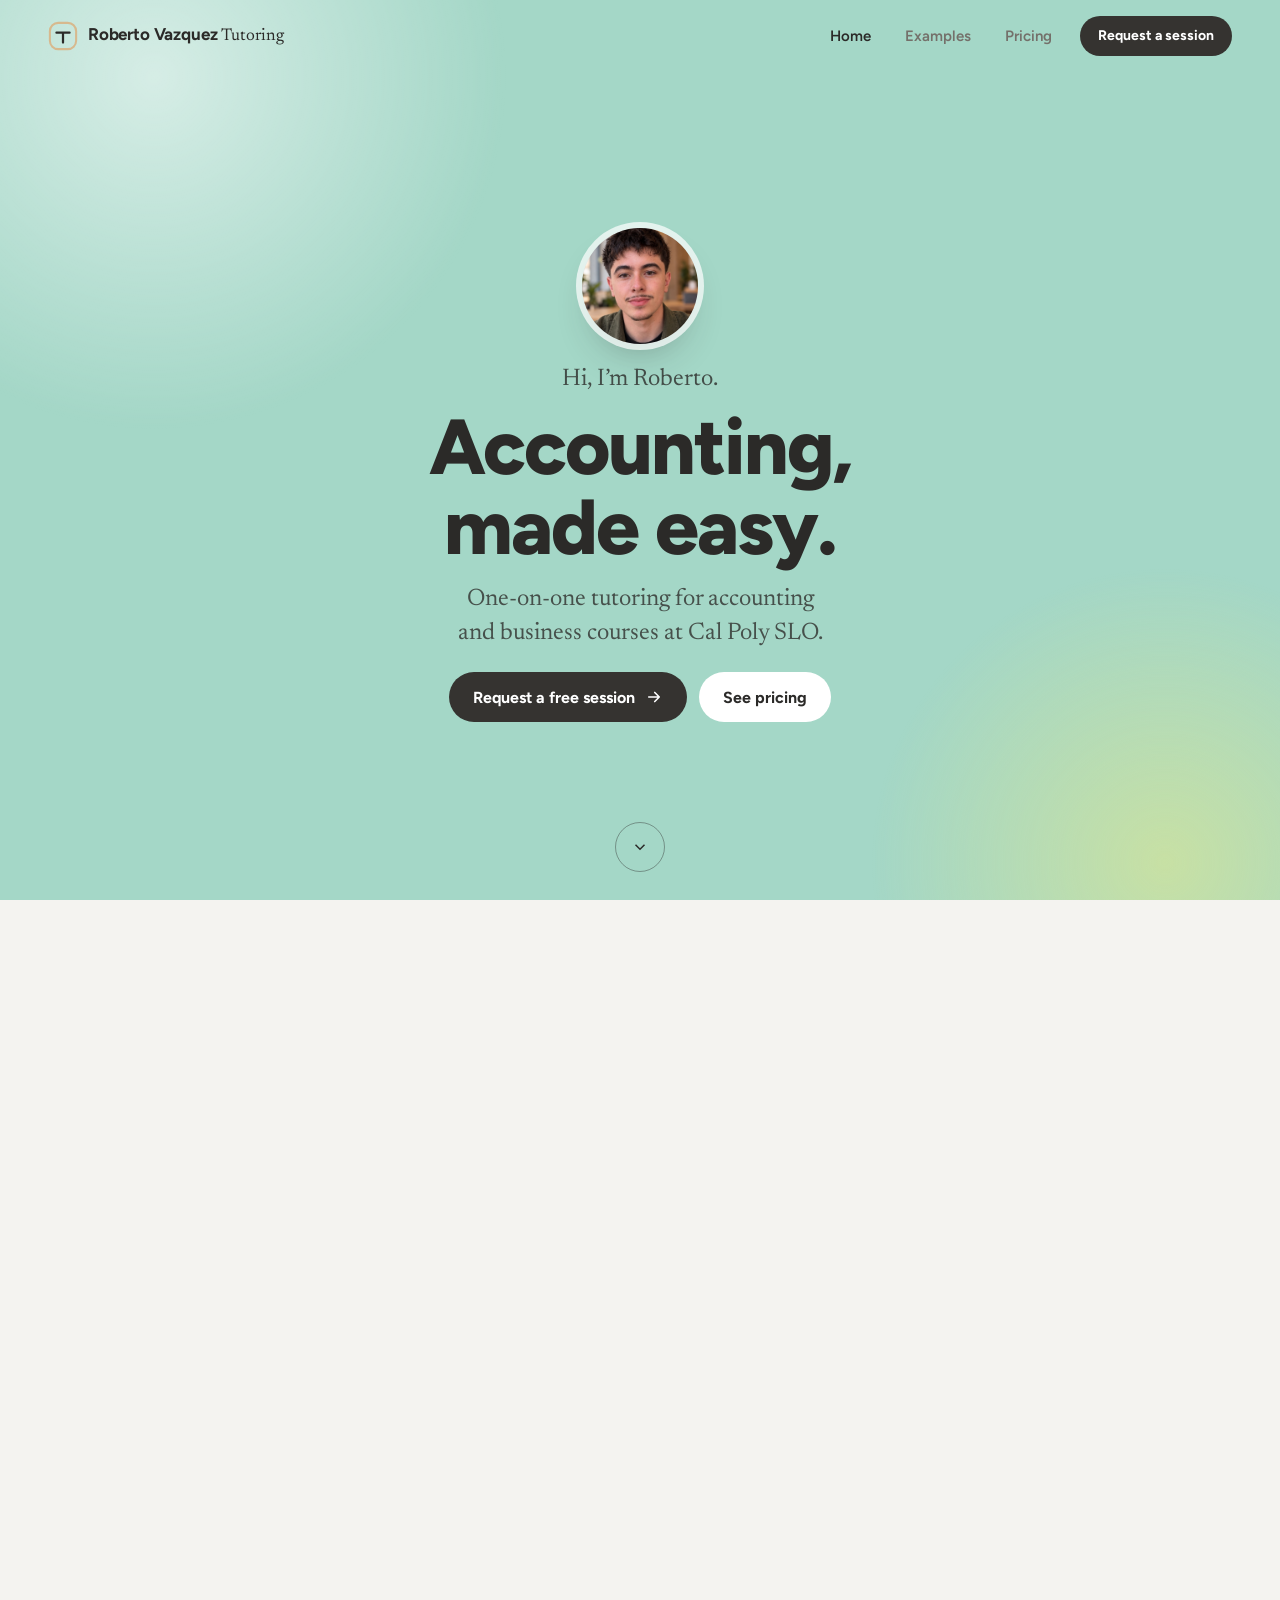
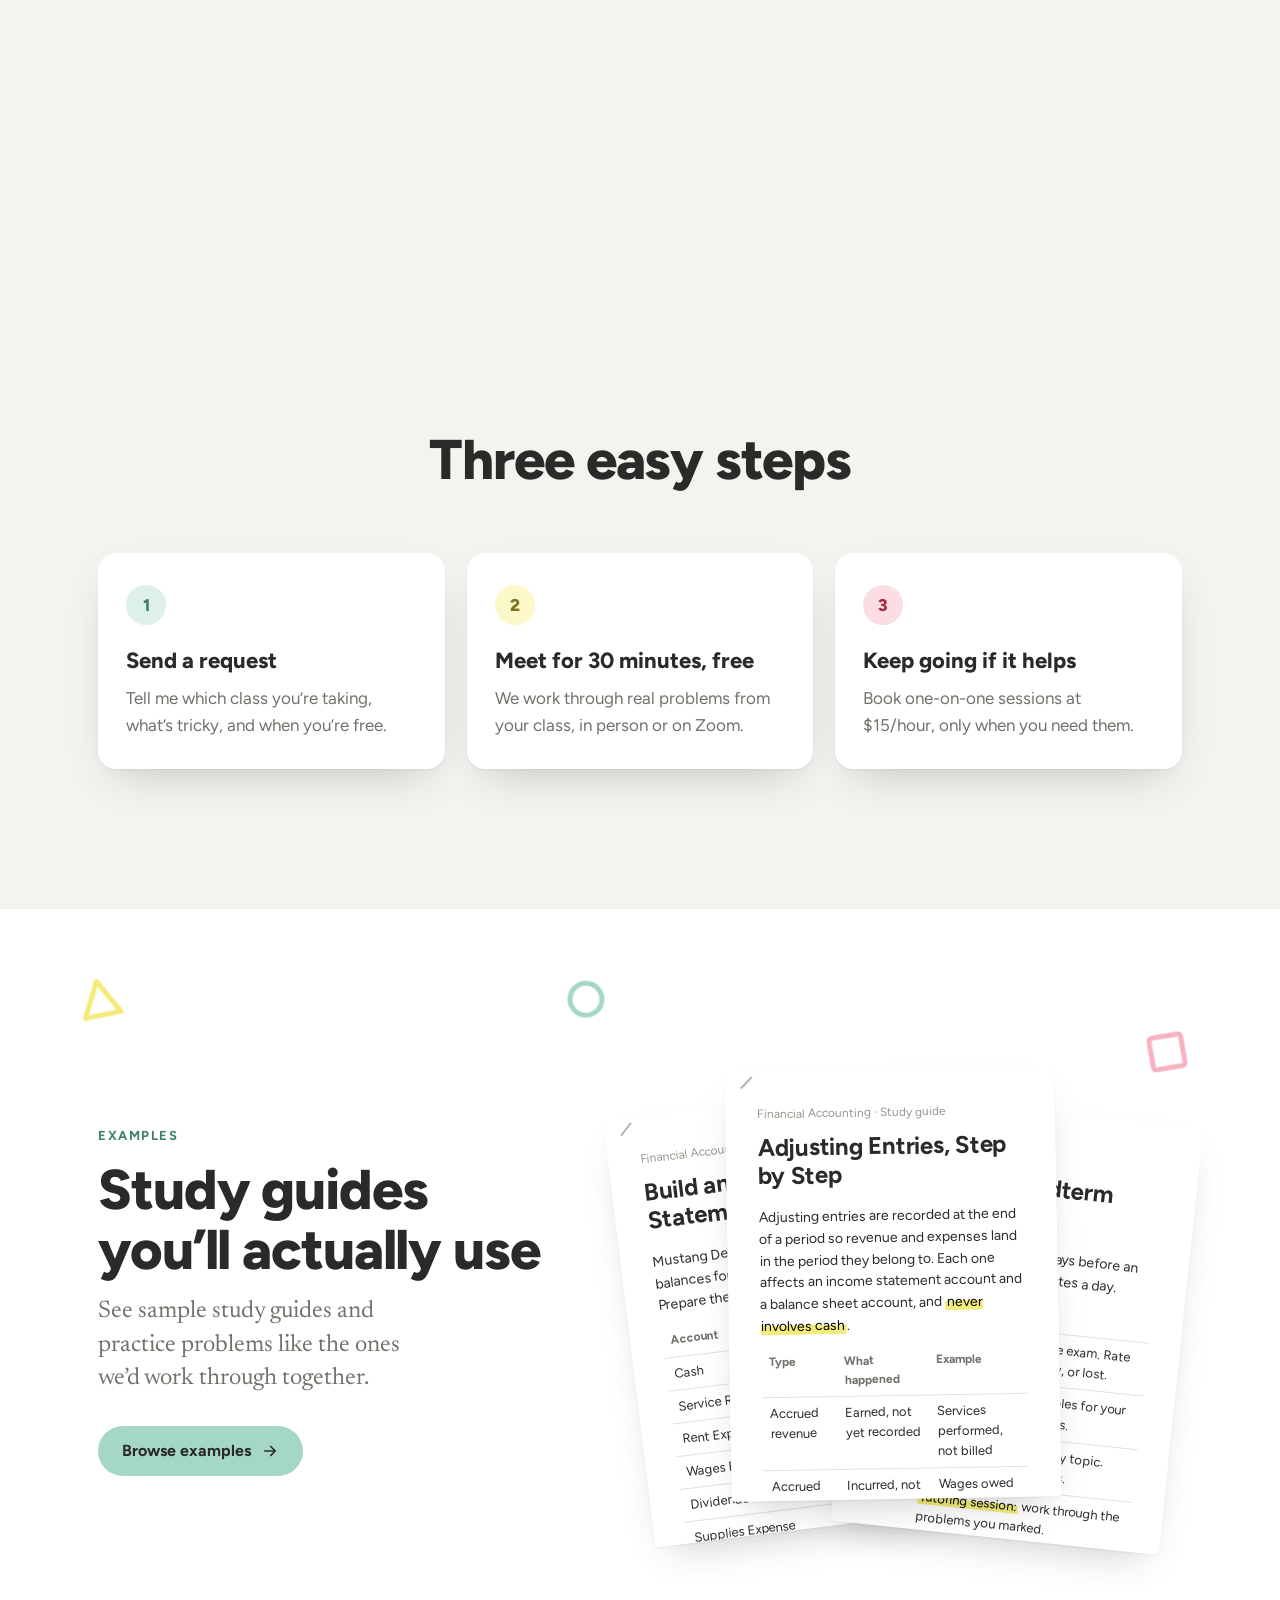
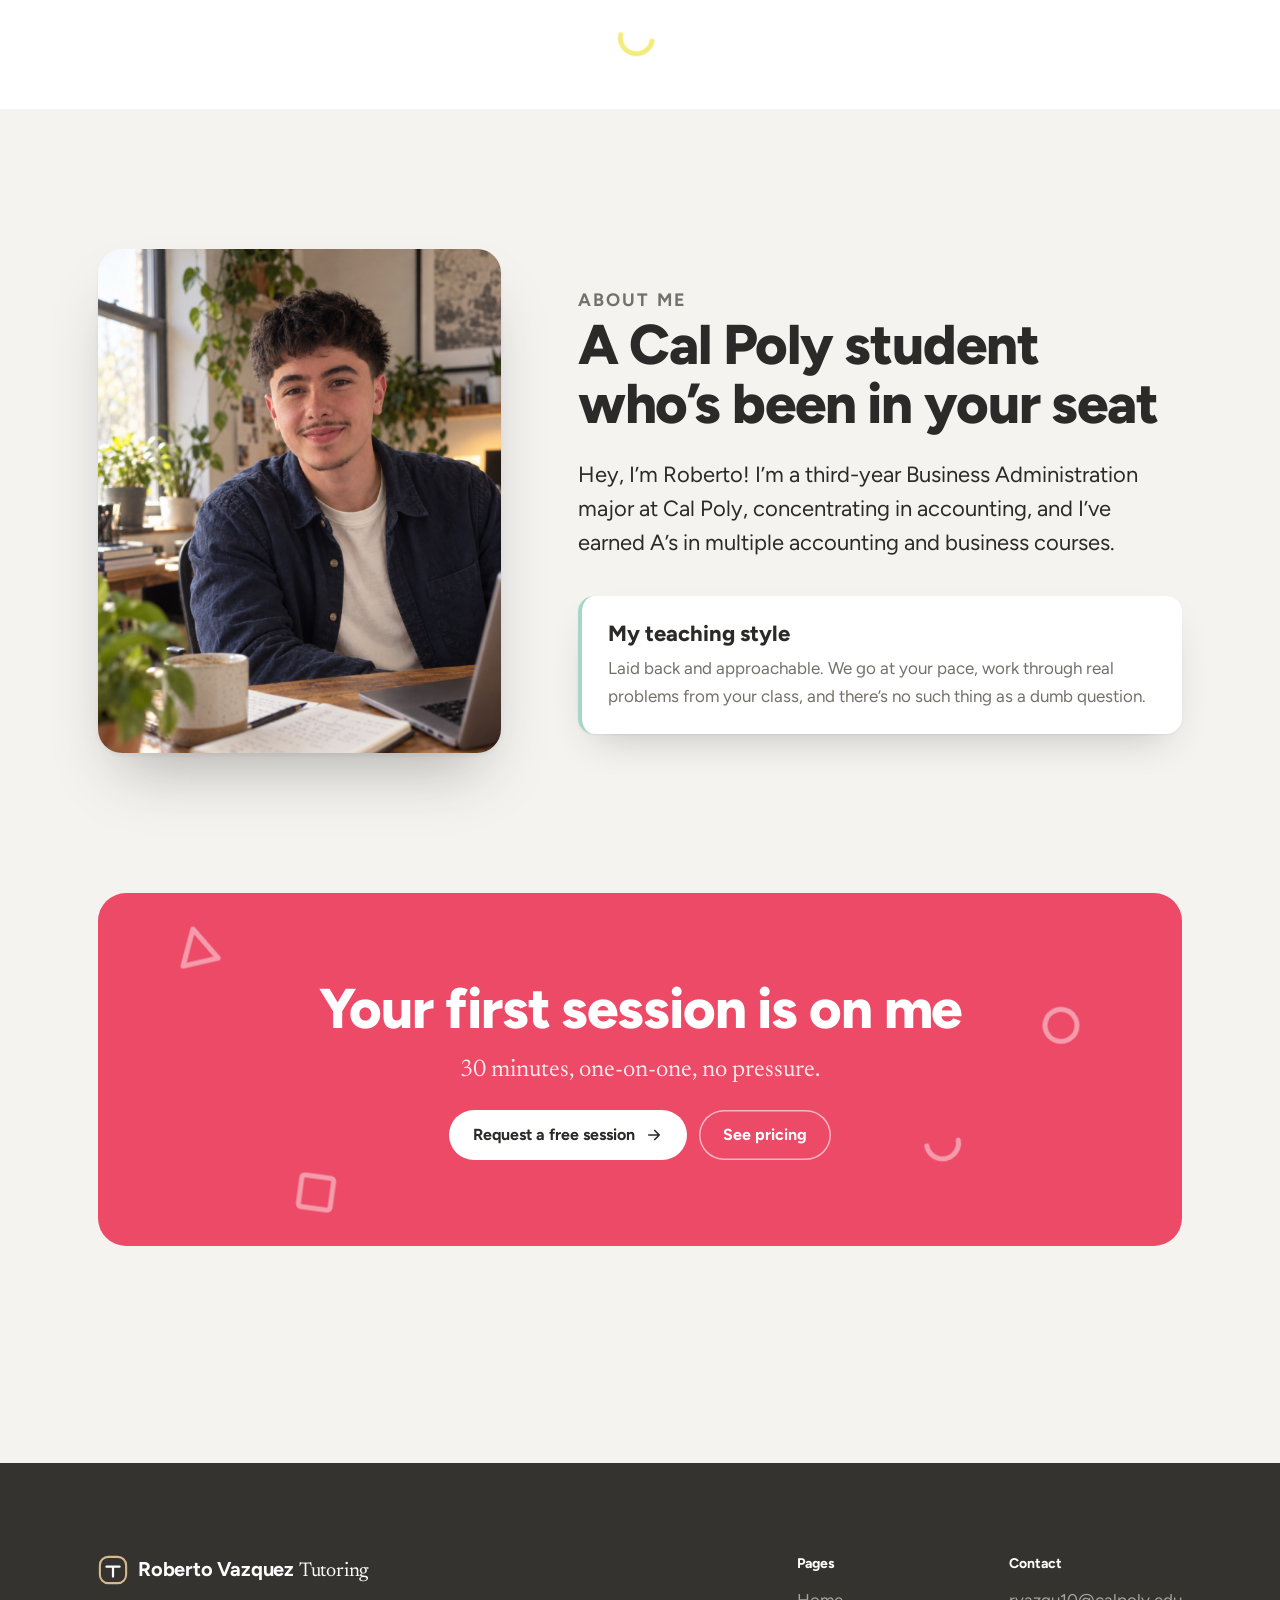
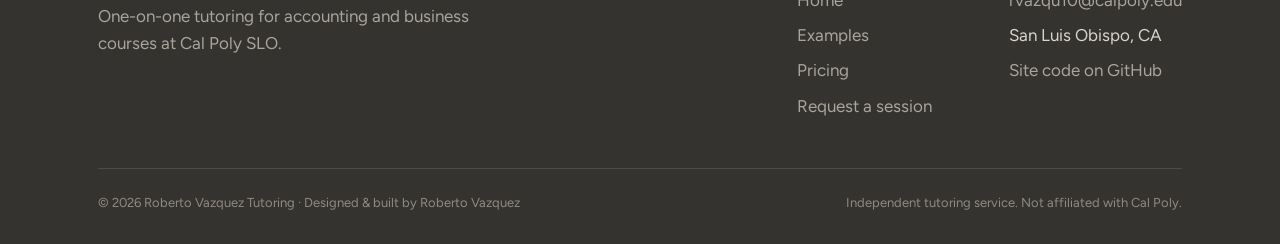
<file: index.html>
<!doctype html>
<html lang="en">
<head>
  <meta charset="utf-8">
  <meta name="viewport" content="width=device-width, initial-scale=1, viewport-fit=cover">
  <title>Roberto Vazquez Tutoring · Accounting tutoring at Cal Poly SLO</title>
  <meta name="description" content="One-on-one tutoring for accounting and business courses at Cal Poly SLO. Your first 30-minute session is free, then $15/hour.">
  <meta name="theme-color" content="#F4F3F0">
  <link rel="icon" href="assets/favicon.svg" type="image/svg+xml">
  <link rel="apple-touch-icon" href="assets/hero-portrait-sm.jpg">
  <link rel="canonical" href="https://robertovazqueztutoring.com/">
  <meta property="og:url" content="https://robertovazqueztutoring.com/">
  <meta property="og:type" content="website">
  <meta property="og:title" content="Roberto Vazquez Tutoring · Accounting tutoring at Cal Poly SLO">
  <meta property="og:description" content="One-on-one tutoring for accounting and business courses at Cal Poly SLO. Your first 30-minute session is free, then $15/hour.">
  <meta property="og:image" content="https://robertovazqueztutoring.com/assets/hero-portrait.jpg">
  <link rel="preconnect" href="https://fonts.googleapis.com">
  <link rel="preconnect" href="https://fonts.gstatic.com" crossorigin>
  <link href="https://fonts.googleapis.com/css2?family=Figtree:wght@400;500;600;700;800&family=IBM+Plex+Mono:wght@400;500&family=Newsreader:ital,opsz,wght@0,6..72,400;1,6..72,400&display=swap" rel="stylesheet">
  <link rel="stylesheet" href="css/styles.css?v=12">
  <script>try{if(sessionStorage.getItem("rv-seen")||matchMedia("(prefers-reduced-motion: reduce)").matches)document.documentElement.classList.add("no-loader")}catch(e){document.documentElement.classList.add("no-loader")}</script>
  <script src="js/config.js?v=12"></script>
  <link rel="preload" as="image" href="assets/hero-portrait.jpg">
</head><body>
  <div class="cursor" aria-hidden="true"><span></span></div>
  <a class="skip" href="#main">Skip to content</a>
  <div class="loader" aria-hidden="true">
    <svg viewBox="0 0 300 80"><path class="l1" pathLength="1" d="M8 70 H292"/><path class="l2" pathLength="1" d="M136 70 C135 52, 138 30, 134 10"/></svg>
  </div>
  <header class="nav">
    <div class="nav-inner">
      <a class="brand" href="index.html"><svg class="brand-mark" viewBox="0 0 32 32" aria-hidden="true"><rect x="2" y="2" width="28" height="28" rx="9" fill="none" stroke="#D7B98E" stroke-width="2.2"/><path d="M9 12.5h14M16 12.5v10.5" fill="none" stroke="currentColor" stroke-width="2.4" stroke-linecap="round"/></svg><span>Roberto Vazquez <span class="serif">Tutoring</span></span></a>
      <button class="menu-btn" aria-expanded="false" aria-controls="nav-links" aria-label="Open menu"><span></span><span></span><span></span></button>
      <ul class="nav-links" id="nav-links">
        <li><a href="index.html" aria-current="page">Home</a></li>
        <li><a href="examples.html">Examples</a></li>
        <li><a href="pricing.html">Pricing</a></li>
        <li><a class="btn btn-sm" href="request.html">Request a session</a></li>
      </ul>
    </div>
  </header>
  <main id="main">
    <section class="scene" aria-label="Welcome">
      <div class="stage">
        <div class="side side-l" aria-hidden="true">
<article class="doc">
  <p class="doc-meta">Financial Accounting · Study guide</p>
  <h3>Journal Entries Cheat Sheet</h3>
  <h4>Debit and credit rules</h4>
  <table><thead><tr><th>Account type</th><th>Increase</th><th>Decrease</th><th>Normal balance</th></tr></thead><tbody>
    <tr><td>Assets</td><td>Debit</td><td>Credit</td><td>Debit</td></tr>
    <tr><td>Liabilities</td><td>Credit</td><td>Debit</td><td>Credit</td></tr>
    <tr><td>Equity</td><td>Credit</td><td>Debit</td><td>Credit</td></tr>
    <tr><td>Revenue</td><td>Credit</td><td>Debit</td><td>Credit</td></tr>
    <tr><td>Expenses</td><td>Debit</td><td>Credit</td><td>Debit</td></tr>
    <tr><td>Dividends</td><td>Debit</td><td>Credit</td><td>Debit</td></tr>
  </tbody></table>
  <h4>Three questions for every transaction</h4>
  <ol>
    <li>Which accounts changed?</li>
    <li>Did each one go up or down?</li>
    <li>Using the rules above, is that a debit or a credit? <mark>Total debits must equal total credits.</mark></li>
  </ol>
  <h4>Examples</h4>
  <p>1. Bought $2,000 of supplies on account.</p>
  <table class="je"><thead><tr><th>Account</th><th class="num">Debit</th><th class="num">Credit</th></tr></thead><tbody><tr><td>Supplies</td><td class="num">2,000</td><td class="num"></td></tr><tr class="cr"><td>Accounts Payable</td><td class="num"></td><td class="num">2,000</td></tr></tbody></table>
  <p>2. Performed services for $1,500 cash.</p>
  <table class="je"><thead><tr><th>Account</th><th class="num">Debit</th><th class="num">Credit</th></tr></thead><tbody><tr><td>Cash</td><td class="num">1,500</td><td class="num"></td></tr><tr class="cr"><td>Service Revenue</td><td class="num"></td><td class="num">1,500</td></tr></tbody></table>
  <p>3. Paid $800 of the amount owed to the supplier.</p>
  <table class="je"><thead><tr><th>Account</th><th class="num">Debit</th><th class="num">Credit</th></tr></thead><tbody><tr><td>Accounts Payable</td><td class="num">800</td><td class="num"></td></tr><tr class="cr"><td>Cash</td><td class="num"></td><td class="num">800</td></tr></tbody></table>
  <p class="note">Tip: debits are listed first, and credits are indented below them. If an entry doesn’t balance, re-check question 2.</p>
</article></div>
        <div class="side side-r" aria-hidden="true">
<article class="doc">
  <p class="doc-meta">Intermediate Accounting · Practice problem</p>
  <h3>FIFO vs. LIFO Inventory</h3>
  <p>A company uses a periodic inventory system, and prices rose during the year. Find cost of goods sold (COGS) and ending inventory under FIFO and LIFO.</p>
  <table><thead><tr><th></th><th class="num">Units</th><th class="num">Cost</th><th class="num">Total</th></tr></thead><tbody>
    <tr><td>Beginning inventory</td><td class="num">100</td><td class="num">$10</td><td class="num">$1,000</td></tr>
    <tr><td>Purchase</td><td class="num">200</td><td class="num">$12</td><td class="num">2,400</td></tr>
    <tr class="total"><td>Goods available</td><td class="num">300</td><td></td><td class="num">$3,400</td></tr>
  </tbody></table>
  <p>Units sold: <strong>250</strong> · Units left: <strong>50</strong></p>
  <h4>Solution</h4>
  <table><thead><tr><th>Method</th><th class="num">COGS</th><th class="num">Ending inventory</th></tr></thead><tbody>
    <tr><td>FIFO</td><td class="num">$2,800</td><td class="num">$600</td></tr>
    <tr><td>LIFO</td><td class="num">$2,900</td><td class="num">$500</td></tr>
  </tbody></table>
  <p><strong>FIFO</strong> (first in, first out): sold 100 × $10 + 150 × $12 = $2,800. Left: 50 × $12 = $600.</p>
  <p><strong>LIFO</strong> (last in, first out): sold 200 × $12 + 50 × $10 = $2,900. Left: 50 × $10 = $500.</p>
  <p class="note">Check: COGS + ending inventory = $3,400 under both methods. With rising prices, FIFO gives lower COGS and higher net income. LIFO is allowed under U.S. GAAP but not under IFRS.</p>
</article></div>
        <div class="side side-t" aria-hidden="true"><div class="ticket ticket-free"><div class="ticket-icon">$0</div><div><span class="ticket-kicker">Start here</span><strong>First session free</strong><span>30 minutes, one-on-one</span></div></div></div>
        <div class="side side-q" aria-hidden="true"><div class="ticket"><div class="ticket-icon" style="background:var(--mint)">1:1</div><div><strong>$<span data-config-rate>15</span> / hour</strong><span>after your trial</span></div></div></div>

        <div class="panel">
          <div class="panel-bg" aria-hidden="true"><span class="b1"></span><span class="b2"></span></div>
          <div class="panel-content">
            <div class="avatar"><img src="assets/hero-portrait.jpg" width="720" height="900" alt="Roberto Vazquez"></div>
            <p class="hello">Hi, I’m Roberto.</p>
            <h1 class="h1">Accounting, made easy.</h1>
            <p class="sub">One-on-one tutoring for accounting and business courses at Cal Poly SLO.</p>
            <div class="hero-actions">
              <a class="btn" href="request.html">Request a free session <svg viewBox="0 0 24 24" aria-hidden="true"><path d="M5 12h14M13 6l6 6-6 6"/></svg></a>
              <a class="btn btn-white" href="pricing.html">See pricing</a>
            </div>
          </div>
          <a class="scroll-down" href="#how" aria-label="Scroll to how it works"><svg viewBox="0 0 24 24" aria-hidden="true"><path d="M6 9l6 6 6-6"/></svg></a>
        </div>
      </div>
    </section>

    <section class="section" id="how">
      <div class="wrap">
        <div class="section-head center">
          <h2 class="h2 reveal">Three easy steps</h2>
        </div>
        <ol class="steps">
          <li class="step reveal"><div class="step-n">1</div><h3 class="h3">Send a request</h3><p>Tell me which class you’re taking, what’s tricky, and when you’re free.</p></li>
          <li class="step reveal" style="--d:100ms"><div class="step-n">2</div><h3 class="h3">Meet for 30 minutes, free</h3><p>We work through real problems from your class, in person or on Zoom.</p></li>
          <li class="step reveal" style="--d:200ms"><div class="step-n">3</div><h3 class="h3">Keep going if it helps</h3><p>Book one-on-one sessions at $<span data-config-rate>15</span>/hour, only when you need them.</p></li>
        </ol>
      </div>
    </section>

    <section class="section teaser">
      <div class="shapes">
        <span class="shape " style="left:6%;top:12%" data-float="0.12" aria-hidden="true"><svg viewBox="0 0 46 46"><path d="M23 5 L41 39 H5 Z"/></svg></span>
        <span class="shape mint" style="left:44%;top:6%" data-float="-0.08" aria-hidden="true"><svg viewBox="0 0 46 46"><circle cx="23" cy="23" r="16"/></svg></span>
        <span class="shape coral" style="right:7%;top:18%" data-float="0.1" aria-hidden="true"><svg viewBox="0 0 46 46"><rect x="7" y="7" width="32" height="32" rx="3"/></svg></span>
        <span class="shape " style="left:48%;bottom:10%" data-float="-0.12" aria-hidden="true"><svg viewBox="0 0 46 46"><path d="M7 26 A16 16 0 0 0 39 26"/></svg></span>
      </div>
      <div class="wrap teaser-grid">
        <div>
          <p class="eyebrow reveal">Examples</p>
          <h2 class="h2 reveal" style="--d:80ms">Study guides you’ll actually use</h2>
          <p class="sub reveal" style="--d:160ms">See sample study guides and practice problems like the ones we’d work through together.</p>
          <p class="reveal" style="--d:240ms;margin-top:30px"><a class="btn btn-mint" href="examples.html">Browse examples <svg viewBox="0 0 24 24" aria-hidden="true"><path d="M5 12h14M13 6l6 6-6 6"/></svg></a></p>
        </div>
        <a class="fan reveal" href="examples.html" aria-label="Browse example study guides" style="--d:120ms">
          
<article class="doc">
  <p class="doc-meta">Financial Accounting · Practice problem</p>
  <h3>Build an Income Statement</h3>
  <p>Mustang Design Co. has these adjusted balances for the year ended December 31. Prepare the income statement.</p>
  <table><thead><tr><th>Account</th><th class="num">Balance</th></tr></thead><tbody>
    <tr><td>Cash</td><td class="num">8,200</td></tr>
    <tr><td>Service Revenue</td><td class="num">12,000</td></tr>
    <tr><td>Rent Expense</td><td class="num">2,400</td></tr>
    <tr><td>Wages Expense</td><td class="num">3,600</td></tr>
    <tr><td>Dividends</td><td class="num">1,000</td></tr>
    <tr><td>Supplies Expense</td><td class="num">600</td></tr>
    <tr><td>Accounts Payable</td><td class="num">1,300</td></tr>
    <tr><td>Depreciation Expense</td><td class="num">900</td></tr>
  </tbody></table>
  <h4>Solution</h4>
  <p><strong>Mustang Design Co.</strong><br>Income Statement · For the Year Ended December 31</p>
  <table><tbody>
    <tr><td>Service revenue</td><td class="num"></td><td class="num">$12,000</td></tr>
    <tr><td><em>Expenses</em></td><td></td><td></td></tr>
    <tr><td>&nbsp;&nbsp;Wages expense</td><td class="num">$3,600</td><td></td></tr>
    <tr><td>&nbsp;&nbsp;Rent expense</td><td class="num">2,400</td><td></td></tr>
    <tr><td>&nbsp;&nbsp;Depreciation expense</td><td class="num">900</td><td></td></tr>
    <tr><td>&nbsp;&nbsp;Supplies expense</td><td class="num">600</td><td></td></tr>
    <tr><td>Total expenses</td><td></td><td class="num">7,500</td></tr>
    <tr class="total"><td>Net income</td><td></td><td class="num">$4,500</td></tr>
  </tbody></table>
  <p class="note">Watch out: Cash and Accounts Payable belong on the balance sheet, and Dividends go on the statement of retained earnings. None of them affect net income.</p>
</article>
          
<article class="doc">
  <p class="doc-meta">Financial Accounting · Study guide</p>
  <h3>Adjusting Entries, Step by Step</h3>
  <p>Adjusting entries are recorded at the end of a period so revenue and expenses land in the period they belong to. Each one affects an income statement account and a balance sheet account, and <mark>never involves cash</mark>.</p>
  <table><thead><tr><th>Type</th><th>What happened</th><th>Example</th></tr></thead><tbody>
    <tr><td>Accrued revenue</td><td>Earned, not yet recorded</td><td>Services performed, not billed</td></tr>
    <tr><td>Accrued expense</td><td>Incurred, not yet paid</td><td>Wages owed to employees</td></tr>
    <tr><td>Deferred revenue</td><td>Cash received before it’s earned</td><td>Customer prepays a contract</td></tr>
    <tr><td>Prepaid expense</td><td>Cash paid before it’s used</td><td>Insurance paid in advance</td></tr>
  </tbody></table>
  <h4>Worked examples · December 31</h4>
  <p>1. Employees earned $800 of wages that will be paid in January.</p>
  <table class="je"><thead><tr><th>Account</th><th class="num">Debit</th><th class="num">Credit</th></tr></thead><tbody><tr><td>Wages Expense</td><td class="num">800</td><td class="num"></td></tr><tr class="cr"><td>Wages Payable</td><td class="num"></td><td class="num">800</td></tr></tbody></table>
  <p>2. On October 1, a customer paid $1,200 for 12 months of service. <br>$1,200 ÷ 12 × 3 months = $300 earned.</p>
  <table class="je"><thead><tr><th>Account</th><th class="num">Debit</th><th class="num">Credit</th></tr></thead><tbody><tr><td>Unearned Revenue</td><td class="num">300</td><td class="num"></td></tr><tr class="cr"><td>Service Revenue</td><td class="num"></td><td class="num">300</td></tr></tbody></table>
  <p>3. On December 1, the company paid $2,400 for a 12-month insurance policy. <br>$2,400 ÷ 12 × 1 month = $200 used.</p>
  <table class="je"><thead><tr><th>Account</th><th class="num">Debit</th><th class="num">Credit</th></tr></thead><tbody><tr><td>Insurance Expense</td><td class="num">200</td><td class="num"></td></tr><tr class="cr"><td>Prepaid Insurance</td><td class="num"></td><td class="num">200</td></tr></tbody></table>
  <p>4. Equipment cost $10,000, has a $1,000 salvage value and a 5-year life (straight-line). <br>($10,000 − $1,000) ÷ 5 = $1,800 per year.</p>
  <table class="je"><thead><tr><th>Account</th><th class="num">Debit</th><th class="num">Credit</th></tr></thead><tbody><tr><td>Depreciation Expense</td><td class="num">1,800</td><td class="num"></td></tr><tr class="cr"><td>Accumulated Depreciation</td><td class="num"></td><td class="num">1,800</td></tr></tbody></table>
  <p class="note">Check: accumulated depreciation is a contra-asset. It has a credit balance and reduces equipment on the balance sheet.</p>
</article>
          
<article class="doc">
  <p class="doc-meta">Any course · Study plan</p>
  <h3>Two-Week Midterm Study Plan</h3>
  <p>A realistic plan for the 14 days before an exam, at about 60–90 minutes a day.</p>
  <table><thead><tr><th>Days</th><th>Focus</th></tr></thead><tbody>
    <tr><td>1–2</td><td>List every topic on the exam. Rate each one: got it, shaky, or lost.</td></tr>
    <tr><td>3–5</td><td>Re-work lecture examples for your “shaky” and “lost” topics.</td></tr>
    <tr><td>6–8</td><td>Do practice problems by topic. Mark every one you miss.</td></tr>
    <tr><td>9</td><td><mark>Tutoring session:</mark> work through the problems you marked.</td></tr>
    <tr><td>10–11</td><td>Mixed practice without notes, so you learn to recognize each topic.</td></tr>
    <tr><td>12</td><td>Take a full practice exam under a timer.</td></tr>
    <tr><td>13</td><td>Review every mistake and make a one-page summary sheet.</td></tr>
    <tr><td>14</td><td>Light review of your summary sheet. Get a full night’s sleep.</td></tr>
  </tbody></table>
  <h4>What to bring to a session</h4>
  <ul>
    <li>The syllabus or exam topic list</li>
    <li>Homework or practice problems you got wrong</li>
    <li>Any practice exams your professor has shared</li>
  </ul>
  <p class="note">Tip: studying accounting is mostly doing problems, not re-reading. If you can’t solve it without notes, you’re not done with that topic.</p>
</article>
        </a>
      </div>
    </section>

    <section class="section">
      <div class="wrap about-grid">
        <div class="about-photo reveal">
          <div class="frame"><img src="assets/about-candid.jpg" width="1120" height="1400" alt="Roberto Vazquez smiling at a desk with a laptop, notebook, and coffee" loading="lazy"></div>
        </div>
        <div class="about-body">
          <p class="eyebrow reveal">About me</p>
          <h2 class="h2 reveal" style="--d:80ms">A Cal Poly student who’s been in your seat</h2>
          <p class="pitch reveal" style="--d:140ms">Hey, I’m Roberto! I’m a third-year Business Administration major at Cal Poly, concentrating in accounting, and I’ve earned A’s in multiple accounting and business courses.</p>
          <div class="style-note reveal" style="--d:220ms">
            <h3 class="h3">My teaching style</h3>
            <p>Laid back and approachable. We go at your pace, work through real problems from your class, and there’s no such thing as a dumb question.</p>
          </div>
        </div>
      </div>
    </section>

    <section class="section" style="padding-top:0">
      <div class="wrap">
        <div class="band reveal">
          <div class="shapes">
            <span class="shape " style="left:7%;top:18%" data-float="0.1" aria-hidden="true"><svg viewBox="0 0 46 46"><path d="M23 5 L41 39 H5 Z"/></svg></span>
            <span class="shape " style="right:9%;top:22%" data-float="-0.1" aria-hidden="true"><svg viewBox="0 0 46 46"><circle cx="23" cy="23" r="16"/></svg></span>
            <span class="shape " style="left:18%;bottom:14%" data-float="-0.06" aria-hidden="true"><svg viewBox="0 0 46 46"><rect x="7" y="7" width="32" height="32" rx="3"/></svg></span>
            <span class="shape " style="right:20%;bottom:16%" data-float="0.08" aria-hidden="true"><svg viewBox="0 0 46 46"><path d="M7 26 A16 16 0 0 0 39 26"/></svg></span>
          </div>
          <h2 class="h2">Your first session is on me</h2>
          <p class="sub">30 minutes, one-on-one, no pressure.</p>
          <div class="hero-actions">
            <a class="btn btn-white" href="request.html">Request a free session <svg viewBox="0 0 24 24" aria-hidden="true"><path d="M5 12h14M13 6l6 6-6 6"/></svg></a>
            <a class="btn btn-ghost" href="pricing.html">See pricing</a>
          </div>
        </div>
      </div>
    </section>
  </main>

  <footer class="footer">
    <div class="wrap">
      <div class="footer-top">
        <div>
          <a class="brand" href="index.html"><svg class="brand-mark" viewBox="0 0 32 32" aria-hidden="true"><rect x="2" y="2" width="28" height="28" rx="9" fill="none" stroke="#D7B98E" stroke-width="2.2"/><path d="M9 12.5h14M16 12.5v10.5" fill="none" stroke="currentColor" stroke-width="2.4" stroke-linecap="round"/></svg><span>Roberto Vazquez <span class="serif">Tutoring</span></span></a>
          <p>One-on-one tutoring for accounting and business courses at Cal Poly SLO.</p>
        </div>
        <div class="footer-links">
          <div>
            <h4>Pages</h4>
            <ul>
              <li><a href="index.html">Home</a></li>
              <li><a href="examples.html">Examples</a></li>
              <li><a href="pricing.html">Pricing</a></li>
              <li><a href="request.html">Request a session</a></li>
            </ul>
          </div>
          <div>
            <h4>Contact</h4>
            <ul>
              <li><a data-config-email href="mailto:rvazqu10@calpoly.edu">rvazqu10@calpoly.edu</a></li>
              <li>San Luis Obispo, CA</li>
              <li class="gh-link" hidden><a data-config-github href="#">Site code on GitHub</a></li>
            </ul>
          </div>
        </div>
      </div>
      <div class="footer-legal">
        <span>© <span data-year>2026</span> Roberto Vazquez Tutoring · Designed &amp; built by Roberto Vazquez</span>
        <span>Independent tutoring service. Not affiliated with Cal Poly.</span>
      </div>
    </div>
  </footer>
  <script src="js/main.js?v=12"></script>
</body>
</html>
</file>
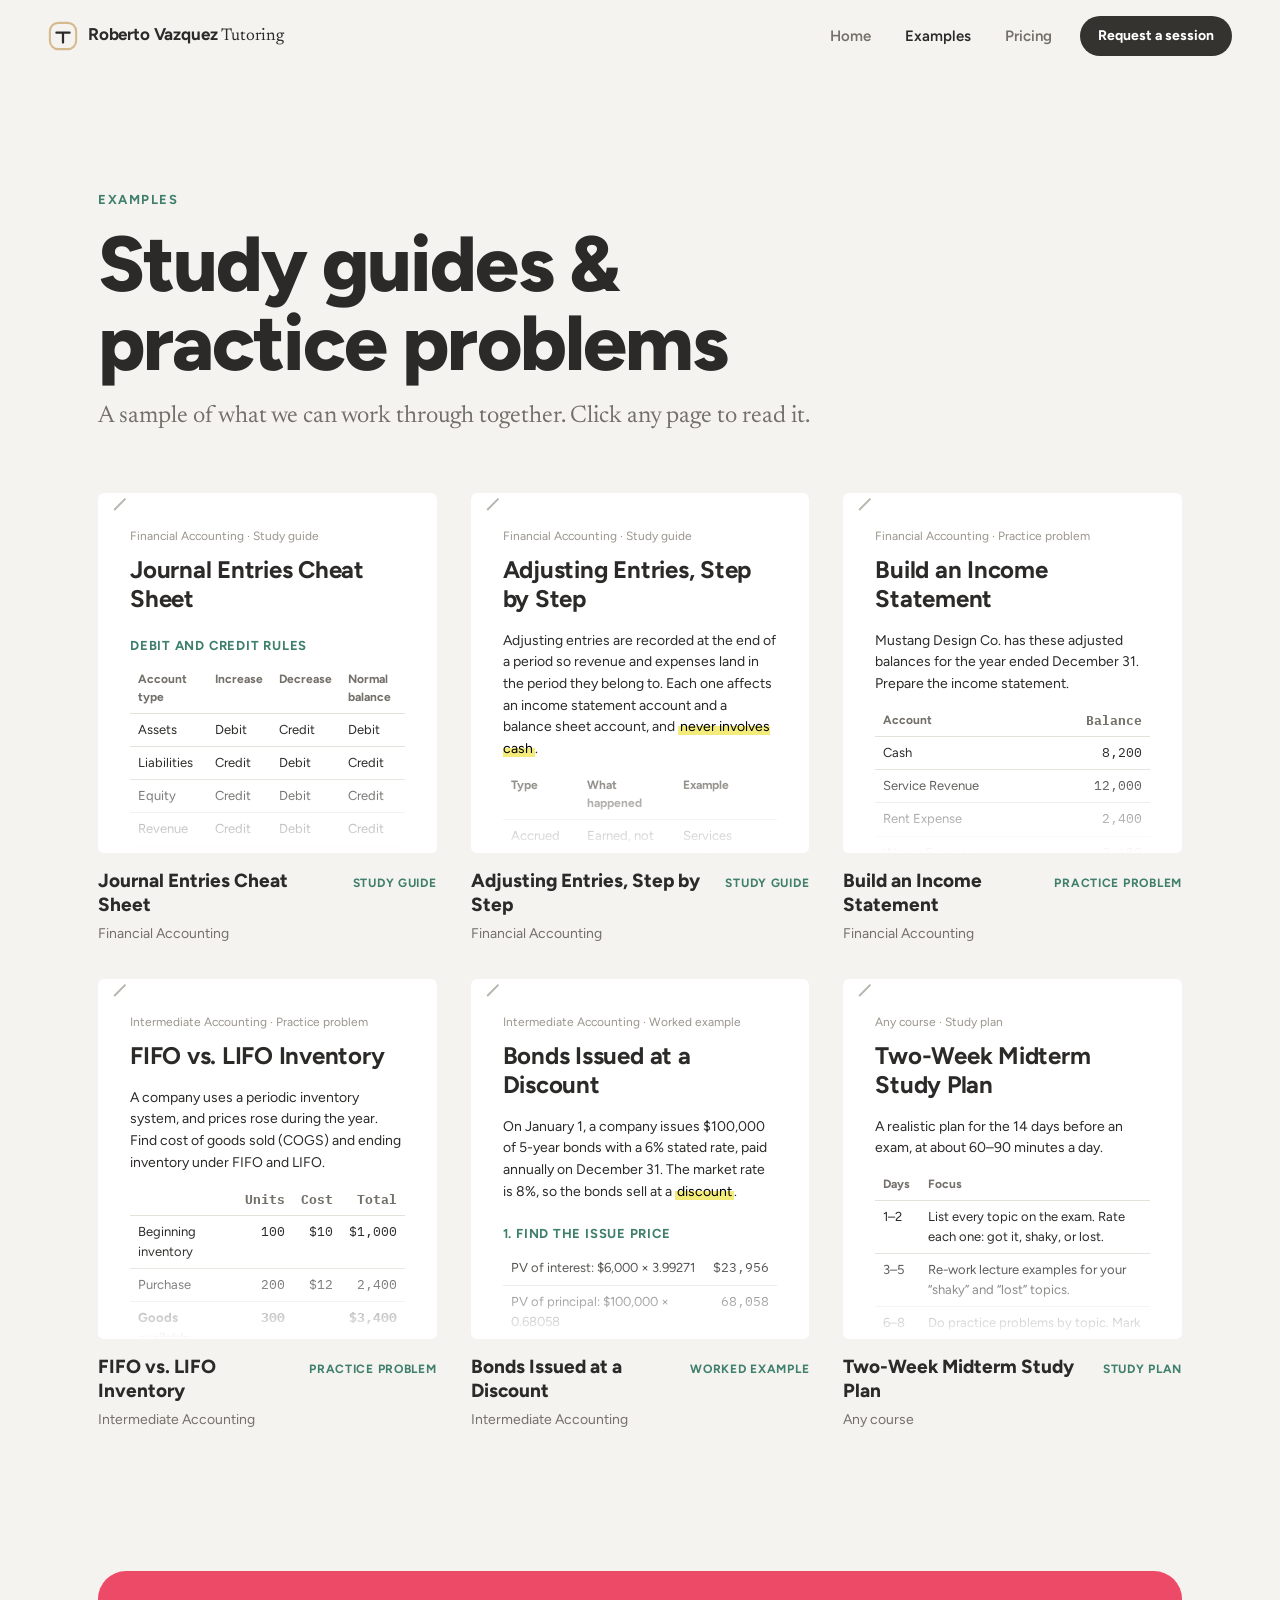
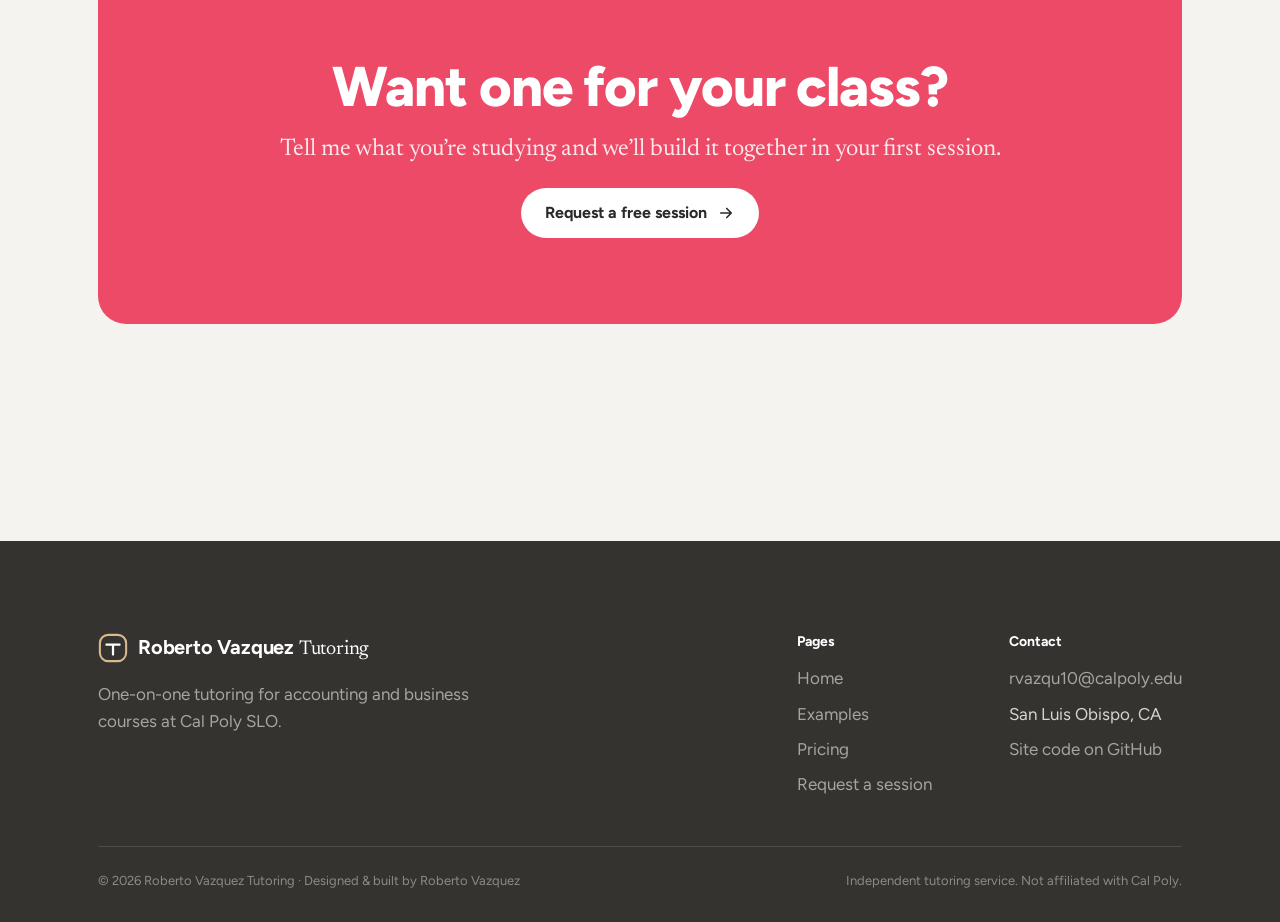
<file: examples.html>
<!doctype html>
<html lang="en">
<head>
  <meta charset="utf-8">
  <meta name="viewport" content="width=device-width, initial-scale=1, viewport-fit=cover">
  <title>Examples · Roberto Vazquez Tutoring</title>
  <meta name="description" content="Sample accounting study guides and practice problems: journal entries, adjusting entries, income statements, inventory, bonds, and study plans.">
  <meta name="theme-color" content="#F4F3F0">
  <link rel="icon" href="assets/favicon.svg" type="image/svg+xml">
  <link rel="apple-touch-icon" href="assets/hero-portrait-sm.jpg">
  <link rel="canonical" href="https://robertovazqueztutoring.com/examples">
  <meta property="og:url" content="https://robertovazqueztutoring.com/examples">
  <meta property="og:type" content="website">
  <meta property="og:title" content="Examples · Roberto Vazquez Tutoring">
  <meta property="og:description" content="Sample accounting study guides and practice problems: journal entries, adjusting entries, income statements, inventory, bonds, and study plans.">
  <meta property="og:image" content="https://robertovazqueztutoring.com/assets/hero-portrait.jpg">
  <link rel="preconnect" href="https://fonts.googleapis.com">
  <link rel="preconnect" href="https://fonts.gstatic.com" crossorigin>
  <link href="https://fonts.googleapis.com/css2?family=Figtree:wght@400;500;600;700;800&family=IBM+Plex+Mono:wght@400;500&family=Newsreader:ital,opsz,wght@0,6..72,400;1,6..72,400&display=swap" rel="stylesheet">
  <link rel="stylesheet" href="css/styles.css?v=12">
  <script>try{if(sessionStorage.getItem("rv-seen")||matchMedia("(prefers-reduced-motion: reduce)").matches)document.documentElement.classList.add("no-loader")}catch(e){document.documentElement.classList.add("no-loader")}</script>
  <script src="js/config.js?v=12"></script>
</head><body>
  <div class="cursor" aria-hidden="true"><span></span></div>
  <a class="skip" href="#main">Skip to content</a>
  <div class="loader" aria-hidden="true">
    <svg viewBox="0 0 300 80"><path class="l1" pathLength="1" d="M8 70 H292"/><path class="l2" pathLength="1" d="M136 70 C135 52, 138 30, 134 10"/></svg>
  </div>
  <header class="nav">
    <div class="nav-inner">
      <a class="brand" href="index.html"><svg class="brand-mark" viewBox="0 0 32 32" aria-hidden="true"><rect x="2" y="2" width="28" height="28" rx="9" fill="none" stroke="#D7B98E" stroke-width="2.2"/><path d="M9 12.5h14M16 12.5v10.5" fill="none" stroke="currentColor" stroke-width="2.4" stroke-linecap="round"/></svg><span>Roberto Vazquez <span class="serif">Tutoring</span></span></a>
      <button class="menu-btn" aria-expanded="false" aria-controls="nav-links" aria-label="Open menu"><span></span><span></span><span></span></button>
      <ul class="nav-links" id="nav-links">
        <li><a href="index.html">Home</a></li>
        <li><a href="examples.html" aria-current="page">Examples</a></li>
        <li><a href="pricing.html">Pricing</a></li>
        <li><a class="btn btn-sm" href="request.html">Request a session</a></li>
      </ul>
    </div>
  </header>
  <main id="main">
    <header class="page-head wrap">
      <p class="eyebrow reveal">Examples</p>
      <h1 class="h1 reveal" style="--d:80ms">Study guides &amp; practice problems</h1>
      <p class="sub reveal" style="--d:160ms">A sample of what we can work through together. Click any page to read it.</p>
    </header>

    <section class="wrap" aria-label="Example pages">
      <div class="ex-grid">
        <button class="ex-card reveal" type="button" data-doc="je" style="--d:0ms" aria-label="Open Journal Entries Cheat Sheet">
          <div class="ex-thumb">
<article class="doc">
  <p class="doc-meta">Financial Accounting · Study guide</p>
  <h3>Journal Entries Cheat Sheet</h3>
  <h4>Debit and credit rules</h4>
  <table><thead><tr><th>Account type</th><th>Increase</th><th>Decrease</th><th>Normal balance</th></tr></thead><tbody>
    <tr><td>Assets</td><td>Debit</td><td>Credit</td><td>Debit</td></tr>
    <tr><td>Liabilities</td><td>Credit</td><td>Debit</td><td>Credit</td></tr>
    <tr><td>Equity</td><td>Credit</td><td>Debit</td><td>Credit</td></tr>
    <tr><td>Revenue</td><td>Credit</td><td>Debit</td><td>Credit</td></tr>
    <tr><td>Expenses</td><td>Debit</td><td>Credit</td><td>Debit</td></tr>
    <tr><td>Dividends</td><td>Debit</td><td>Credit</td><td>Debit</td></tr>
  </tbody></table>
  <h4>Three questions for every transaction</h4>
  <ol>
    <li>Which accounts changed?</li>
    <li>Did each one go up or down?</li>
    <li>Using the rules above, is that a debit or a credit? <mark>Total debits must equal total credits.</mark></li>
  </ol>
  <h4>Examples</h4>
  <p>1. Bought $2,000 of supplies on account.</p>
  <table class="je"><thead><tr><th>Account</th><th class="num">Debit</th><th class="num">Credit</th></tr></thead><tbody><tr><td>Supplies</td><td class="num">2,000</td><td class="num"></td></tr><tr class="cr"><td>Accounts Payable</td><td class="num"></td><td class="num">2,000</td></tr></tbody></table>
  <p>2. Performed services for $1,500 cash.</p>
  <table class="je"><thead><tr><th>Account</th><th class="num">Debit</th><th class="num">Credit</th></tr></thead><tbody><tr><td>Cash</td><td class="num">1,500</td><td class="num"></td></tr><tr class="cr"><td>Service Revenue</td><td class="num"></td><td class="num">1,500</td></tr></tbody></table>
  <p>3. Paid $800 of the amount owed to the supplier.</p>
  <table class="je"><thead><tr><th>Account</th><th class="num">Debit</th><th class="num">Credit</th></tr></thead><tbody><tr><td>Accounts Payable</td><td class="num">800</td><td class="num"></td></tr><tr class="cr"><td>Cash</td><td class="num"></td><td class="num">800</td></tr></tbody></table>
  <p class="note">Tip: debits are listed first, and credits are indented below them. If an entry doesn’t balance, re-check question 2.</p>
</article><span class="ex-open">Open page</span></div>
          <div class="ex-info"><span class="h3">Journal Entries Cheat Sheet</span><span class="ex-kind">Study guide</span></div>
          <span class="ex-course">Financial Accounting</span>
        </button>
        <button class="ex-card reveal" type="button" data-doc="adj" style="--d:90ms" aria-label="Open Adjusting Entries, Step by Step">
          <div class="ex-thumb">
<article class="doc">
  <p class="doc-meta">Financial Accounting · Study guide</p>
  <h3>Adjusting Entries, Step by Step</h3>
  <p>Adjusting entries are recorded at the end of a period so revenue and expenses land in the period they belong to. Each one affects an income statement account and a balance sheet account, and <mark>never involves cash</mark>.</p>
  <table><thead><tr><th>Type</th><th>What happened</th><th>Example</th></tr></thead><tbody>
    <tr><td>Accrued revenue</td><td>Earned, not yet recorded</td><td>Services performed, not billed</td></tr>
    <tr><td>Accrued expense</td><td>Incurred, not yet paid</td><td>Wages owed to employees</td></tr>
    <tr><td>Deferred revenue</td><td>Cash received before it’s earned</td><td>Customer prepays a contract</td></tr>
    <tr><td>Prepaid expense</td><td>Cash paid before it’s used</td><td>Insurance paid in advance</td></tr>
  </tbody></table>
  <h4>Worked examples · December 31</h4>
  <p>1. Employees earned $800 of wages that will be paid in January.</p>
  <table class="je"><thead><tr><th>Account</th><th class="num">Debit</th><th class="num">Credit</th></tr></thead><tbody><tr><td>Wages Expense</td><td class="num">800</td><td class="num"></td></tr><tr class="cr"><td>Wages Payable</td><td class="num"></td><td class="num">800</td></tr></tbody></table>
  <p>2. On October 1, a customer paid $1,200 for 12 months of service. <br>$1,200 ÷ 12 × 3 months = $300 earned.</p>
  <table class="je"><thead><tr><th>Account</th><th class="num">Debit</th><th class="num">Credit</th></tr></thead><tbody><tr><td>Unearned Revenue</td><td class="num">300</td><td class="num"></td></tr><tr class="cr"><td>Service Revenue</td><td class="num"></td><td class="num">300</td></tr></tbody></table>
  <p>3. On December 1, the company paid $2,400 for a 12-month insurance policy. <br>$2,400 ÷ 12 × 1 month = $200 used.</p>
  <table class="je"><thead><tr><th>Account</th><th class="num">Debit</th><th class="num">Credit</th></tr></thead><tbody><tr><td>Insurance Expense</td><td class="num">200</td><td class="num"></td></tr><tr class="cr"><td>Prepaid Insurance</td><td class="num"></td><td class="num">200</td></tr></tbody></table>
  <p>4. Equipment cost $10,000, has a $1,000 salvage value and a 5-year life (straight-line). <br>($10,000 − $1,000) ÷ 5 = $1,800 per year.</p>
  <table class="je"><thead><tr><th>Account</th><th class="num">Debit</th><th class="num">Credit</th></tr></thead><tbody><tr><td>Depreciation Expense</td><td class="num">1,800</td><td class="num"></td></tr><tr class="cr"><td>Accumulated Depreciation</td><td class="num"></td><td class="num">1,800</td></tr></tbody></table>
  <p class="note">Check: accumulated depreciation is a contra-asset. It has a credit balance and reduces equipment on the balance sheet.</p>
</article><span class="ex-open">Open page</span></div>
          <div class="ex-info"><span class="h3">Adjusting Entries, Step by Step</span><span class="ex-kind">Study guide</span></div>
          <span class="ex-course">Financial Accounting</span>
        </button>
        <button class="ex-card reveal" type="button" data-doc="is" style="--d:180ms" aria-label="Open Build an Income Statement">
          <div class="ex-thumb">
<article class="doc">
  <p class="doc-meta">Financial Accounting · Practice problem</p>
  <h3>Build an Income Statement</h3>
  <p>Mustang Design Co. has these adjusted balances for the year ended December 31. Prepare the income statement.</p>
  <table><thead><tr><th>Account</th><th class="num">Balance</th></tr></thead><tbody>
    <tr><td>Cash</td><td class="num">8,200</td></tr>
    <tr><td>Service Revenue</td><td class="num">12,000</td></tr>
    <tr><td>Rent Expense</td><td class="num">2,400</td></tr>
    <tr><td>Wages Expense</td><td class="num">3,600</td></tr>
    <tr><td>Dividends</td><td class="num">1,000</td></tr>
    <tr><td>Supplies Expense</td><td class="num">600</td></tr>
    <tr><td>Accounts Payable</td><td class="num">1,300</td></tr>
    <tr><td>Depreciation Expense</td><td class="num">900</td></tr>
  </tbody></table>
  <h4>Solution</h4>
  <p><strong>Mustang Design Co.</strong><br>Income Statement · For the Year Ended December 31</p>
  <table><tbody>
    <tr><td>Service revenue</td><td class="num"></td><td class="num">$12,000</td></tr>
    <tr><td><em>Expenses</em></td><td></td><td></td></tr>
    <tr><td>&nbsp;&nbsp;Wages expense</td><td class="num">$3,600</td><td></td></tr>
    <tr><td>&nbsp;&nbsp;Rent expense</td><td class="num">2,400</td><td></td></tr>
    <tr><td>&nbsp;&nbsp;Depreciation expense</td><td class="num">900</td><td></td></tr>
    <tr><td>&nbsp;&nbsp;Supplies expense</td><td class="num">600</td><td></td></tr>
    <tr><td>Total expenses</td><td></td><td class="num">7,500</td></tr>
    <tr class="total"><td>Net income</td><td></td><td class="num">$4,500</td></tr>
  </tbody></table>
  <p class="note">Watch out: Cash and Accounts Payable belong on the balance sheet, and Dividends go on the statement of retained earnings. None of them affect net income.</p>
</article><span class="ex-open">Open page</span></div>
          <div class="ex-info"><span class="h3">Build an Income Statement</span><span class="ex-kind">Practice problem</span></div>
          <span class="ex-course">Financial Accounting</span>
        </button>
        <button class="ex-card reveal" type="button" data-doc="inv" style="--d:0ms" aria-label="Open FIFO vs. LIFO Inventory">
          <div class="ex-thumb">
<article class="doc">
  <p class="doc-meta">Intermediate Accounting · Practice problem</p>
  <h3>FIFO vs. LIFO Inventory</h3>
  <p>A company uses a periodic inventory system, and prices rose during the year. Find cost of goods sold (COGS) and ending inventory under FIFO and LIFO.</p>
  <table><thead><tr><th></th><th class="num">Units</th><th class="num">Cost</th><th class="num">Total</th></tr></thead><tbody>
    <tr><td>Beginning inventory</td><td class="num">100</td><td class="num">$10</td><td class="num">$1,000</td></tr>
    <tr><td>Purchase</td><td class="num">200</td><td class="num">$12</td><td class="num">2,400</td></tr>
    <tr class="total"><td>Goods available</td><td class="num">300</td><td></td><td class="num">$3,400</td></tr>
  </tbody></table>
  <p>Units sold: <strong>250</strong> · Units left: <strong>50</strong></p>
  <h4>Solution</h4>
  <table><thead><tr><th>Method</th><th class="num">COGS</th><th class="num">Ending inventory</th></tr></thead><tbody>
    <tr><td>FIFO</td><td class="num">$2,800</td><td class="num">$600</td></tr>
    <tr><td>LIFO</td><td class="num">$2,900</td><td class="num">$500</td></tr>
  </tbody></table>
  <p><strong>FIFO</strong> (first in, first out): sold 100 × $10 + 150 × $12 = $2,800. Left: 50 × $12 = $600.</p>
  <p><strong>LIFO</strong> (last in, first out): sold 200 × $12 + 50 × $10 = $2,900. Left: 50 × $10 = $500.</p>
  <p class="note">Check: COGS + ending inventory = $3,400 under both methods. With rising prices, FIFO gives lower COGS and higher net income. LIFO is allowed under U.S. GAAP but not under IFRS.</p>
</article><span class="ex-open">Open page</span></div>
          <div class="ex-info"><span class="h3">FIFO vs. LIFO Inventory</span><span class="ex-kind">Practice problem</span></div>
          <span class="ex-course">Intermediate Accounting</span>
        </button>
        <button class="ex-card reveal" type="button" data-doc="bond" style="--d:90ms" aria-label="Open Bonds Issued at a Discount">
          <div class="ex-thumb">
<article class="doc">
  <p class="doc-meta">Intermediate Accounting · Worked example</p>
  <h3>Bonds Issued at a Discount</h3>
  <p>On January 1, a company issues $100,000 of 5-year bonds with a 6% stated rate, paid annually on December 31. The market rate is 8%, so the bonds sell at a <mark>discount</mark>.</p>
  <h4>1. Find the issue price</h4>
  <table><tbody>
    <tr><td>PV of interest: $6,000 × 3.99271</td><td class="num">$23,956</td></tr>
    <tr><td>PV of principal: $100,000 × 0.68058</td><td class="num">68,058</td></tr>
    <tr class="total"><td>Issue price</td><td class="num">$92,014</td></tr>
  </tbody></table>
  <p>Factors: PV of an ordinary annuity and PV of $1, n = 5, i = 8%.</p>
  <h4>2. Record the issuance</h4>
  <table class="je"><thead><tr><th>Account</th><th class="num">Debit</th><th class="num">Credit</th></tr></thead><tbody><tr><td>Cash</td><td class="num">92,014</td><td class="num"></td></tr><tr><td>Discount on Bonds Payable</td><td class="num">7,986</td><td class="num"></td></tr><tr class="cr"><td>Bonds Payable</td><td class="num"></td><td class="num">100,000</td></tr></tbody></table>
  <h4>3. Effective-interest amortization</h4>
  <table><thead><tr><th>Year</th><th class="num">Interest exp. (8%)</th><th class="num">Cash (6%)</th><th class="num">Amortized</th><th class="num">Carrying value</th></tr></thead><tbody>
    <tr><td>0</td><td></td><td></td><td></td><td class="num">$92,014</td></tr>
    <tr><td>1</td><td class="num">$7,361</td><td class="num">$6,000</td><td class="num">$1,361</td><td class="num">93,375</td></tr>
    <tr><td>2</td><td class="num">7,470</td><td class="num">6,000</td><td class="num">1,470</td><td class="num">94,845</td></tr>
  </tbody></table>
  <h4>4. Year 1 interest entry</h4>
  <table class="je"><thead><tr><th>Account</th><th class="num">Debit</th><th class="num">Credit</th></tr></thead><tbody><tr><td>Interest Expense</td><td class="num">7,361</td><td class="num"></td></tr><tr class="cr"><td>Discount on Bonds Payable</td><td class="num"></td><td class="num">1,361</td></tr><tr class="cr"><td>Cash</td><td class="num"></td><td class="num">6,000</td></tr></tbody></table>
  <p class="note">Pattern: interest expense = carrying value × market rate. The carrying value climbs toward $100,000 by maturity.</p>
</article><span class="ex-open">Open page</span></div>
          <div class="ex-info"><span class="h3">Bonds Issued at a Discount</span><span class="ex-kind">Worked example</span></div>
          <span class="ex-course">Intermediate Accounting</span>
        </button>
        <button class="ex-card reveal" type="button" data-doc="plan" style="--d:180ms" aria-label="Open Two-Week Midterm Study Plan">
          <div class="ex-thumb">
<article class="doc">
  <p class="doc-meta">Any course · Study plan</p>
  <h3>Two-Week Midterm Study Plan</h3>
  <p>A realistic plan for the 14 days before an exam, at about 60–90 minutes a day.</p>
  <table><thead><tr><th>Days</th><th>Focus</th></tr></thead><tbody>
    <tr><td>1–2</td><td>List every topic on the exam. Rate each one: got it, shaky, or lost.</td></tr>
    <tr><td>3–5</td><td>Re-work lecture examples for your “shaky” and “lost” topics.</td></tr>
    <tr><td>6–8</td><td>Do practice problems by topic. Mark every one you miss.</td></tr>
    <tr><td>9</td><td><mark>Tutoring session:</mark> work through the problems you marked.</td></tr>
    <tr><td>10–11</td><td>Mixed practice without notes, so you learn to recognize each topic.</td></tr>
    <tr><td>12</td><td>Take a full practice exam under a timer.</td></tr>
    <tr><td>13</td><td>Review every mistake and make a one-page summary sheet.</td></tr>
    <tr><td>14</td><td>Light review of your summary sheet. Get a full night’s sleep.</td></tr>
  </tbody></table>
  <h4>What to bring to a session</h4>
  <ul>
    <li>The syllabus or exam topic list</li>
    <li>Homework or practice problems you got wrong</li>
    <li>Any practice exams your professor has shared</li>
  </ul>
  <p class="note">Tip: studying accounting is mostly doing problems, not re-reading. If you can’t solve it without notes, you’re not done with that topic.</p>
</article><span class="ex-open">Open page</span></div>
          <div class="ex-info"><span class="h3">Two-Week Midterm Study Plan</span><span class="ex-kind">Study plan</span></div>
          <span class="ex-course">Any course</span>
        </button>
      </div>
    </section>

    <section class="section">
      <div class="wrap">
        <div class="band reveal">
          <h2 class="h2">Want one for your class?</h2>
          <p class="sub">Tell me what you’re studying and we’ll build it together in your first session.</p>
          <div class="hero-actions"><a class="btn btn-white" href="request.html">Request a free session <svg viewBox="0 0 24 24" aria-hidden="true"><path d="M5 12h14M13 6l6 6-6 6"/></svg></a></div>
        </div>
      </div>
    </section>
  </main>

  <dialog class="reader" id="reader" aria-label="Example page">
    <div class="reader-bar">
      <div class="reader-nav">
        <button class="btn btn-sm" type="button" data-step="-1" aria-label="Previous example">← Prev</button>
        <button class="btn btn-sm" type="button" data-step="1" aria-label="Next example">Next →</button>
      </div>
      <button class="btn btn-sm" type="button" data-close>Close</button>
    </div>
    <div class="reader-body"></div>
  </dialog>

  <footer class="footer">
    <div class="wrap">
      <div class="footer-top">
        <div>
          <a class="brand" href="index.html"><svg class="brand-mark" viewBox="0 0 32 32" aria-hidden="true"><rect x="2" y="2" width="28" height="28" rx="9" fill="none" stroke="#D7B98E" stroke-width="2.2"/><path d="M9 12.5h14M16 12.5v10.5" fill="none" stroke="currentColor" stroke-width="2.4" stroke-linecap="round"/></svg><span>Roberto Vazquez <span class="serif">Tutoring</span></span></a>
          <p>One-on-one tutoring for accounting and business courses at Cal Poly SLO.</p>
        </div>
        <div class="footer-links">
          <div>
            <h4>Pages</h4>
            <ul>
              <li><a href="index.html">Home</a></li>
              <li><a href="examples.html">Examples</a></li>
              <li><a href="pricing.html">Pricing</a></li>
              <li><a href="request.html">Request a session</a></li>
            </ul>
          </div>
          <div>
            <h4>Contact</h4>
            <ul>
              <li><a data-config-email href="mailto:rvazqu10@calpoly.edu">rvazqu10@calpoly.edu</a></li>
              <li>San Luis Obispo, CA</li>
              <li class="gh-link" hidden><a data-config-github href="#">Site code on GitHub</a></li>
            </ul>
          </div>
        </div>
      </div>
      <div class="footer-legal">
        <span>© <span data-year>2026</span> Roberto Vazquez Tutoring · Designed &amp; built by Roberto Vazquez</span>
        <span>Independent tutoring service. Not affiliated with Cal Poly.</span>
      </div>
    </div>
  </footer>
  <script src="js/main.js?v=12"></script>
  <script src="js/examples.js?v=12"></script>
</body>
</html>
</file>
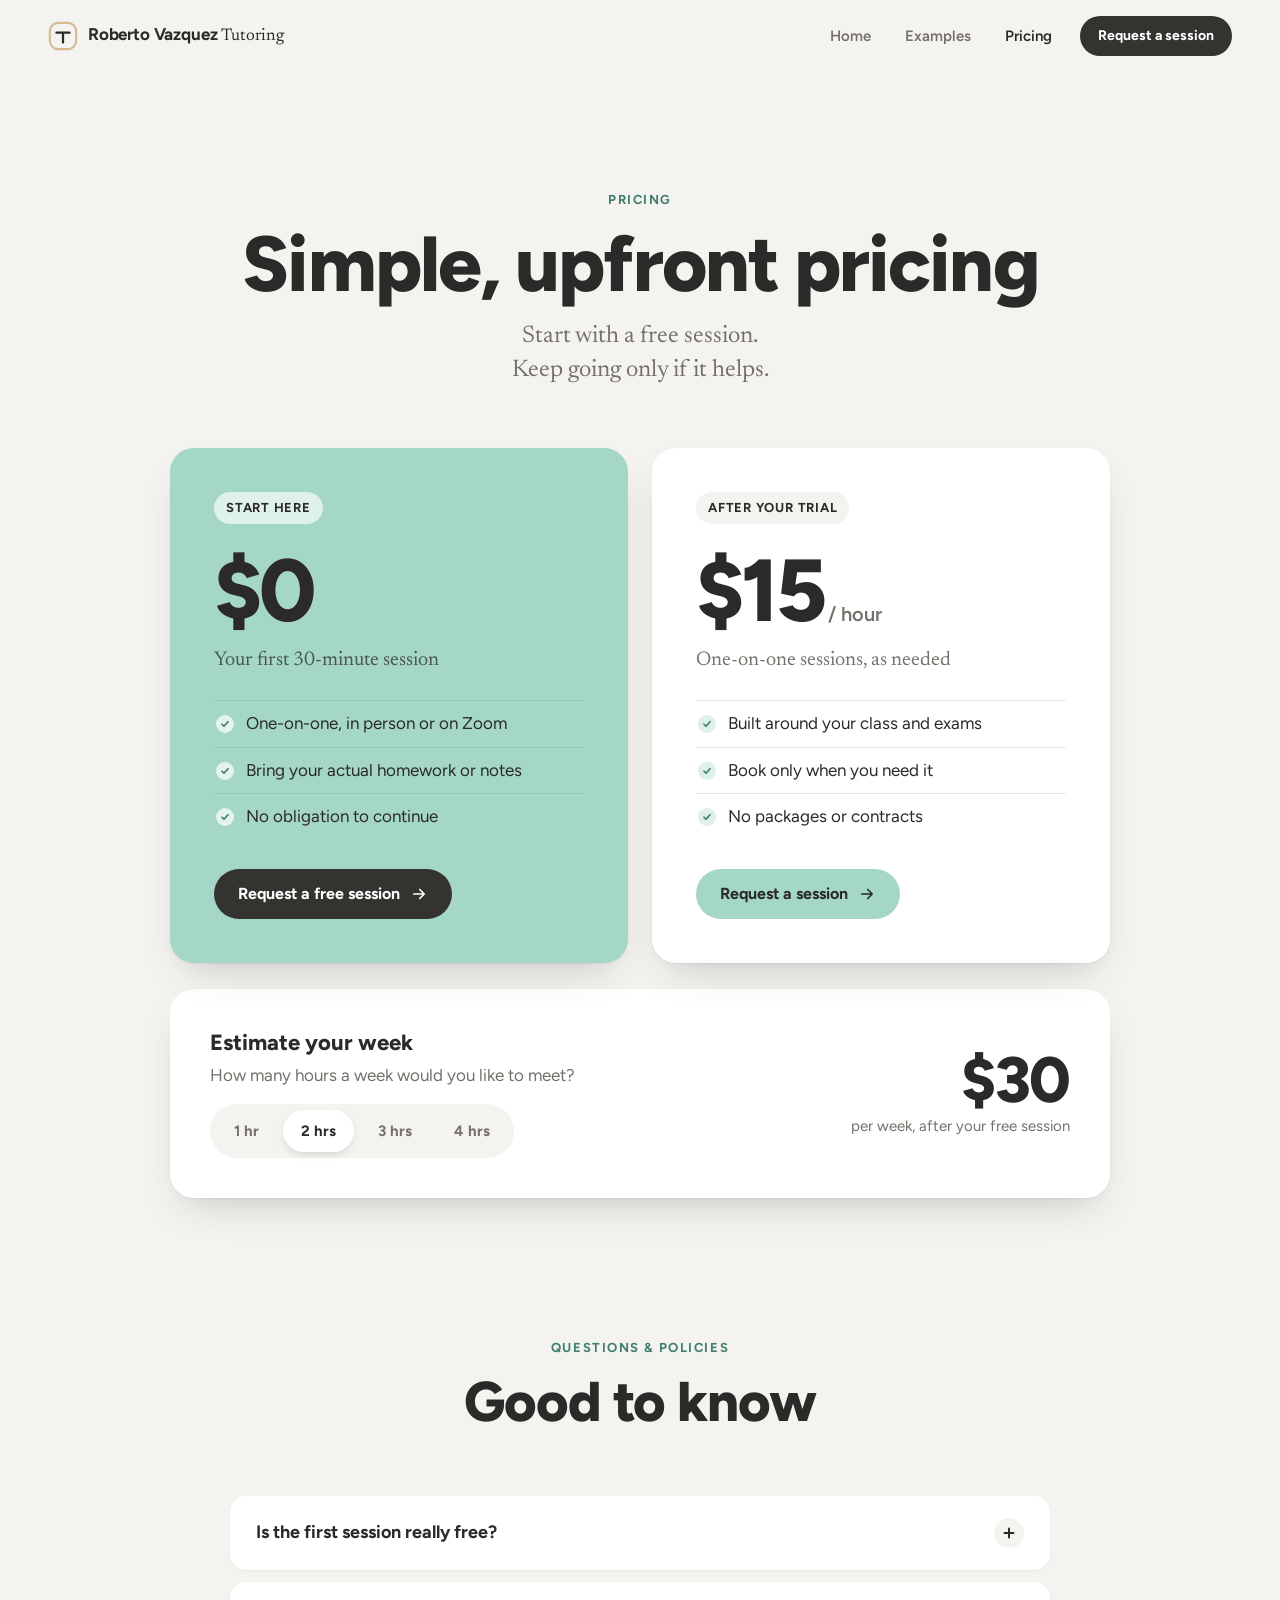
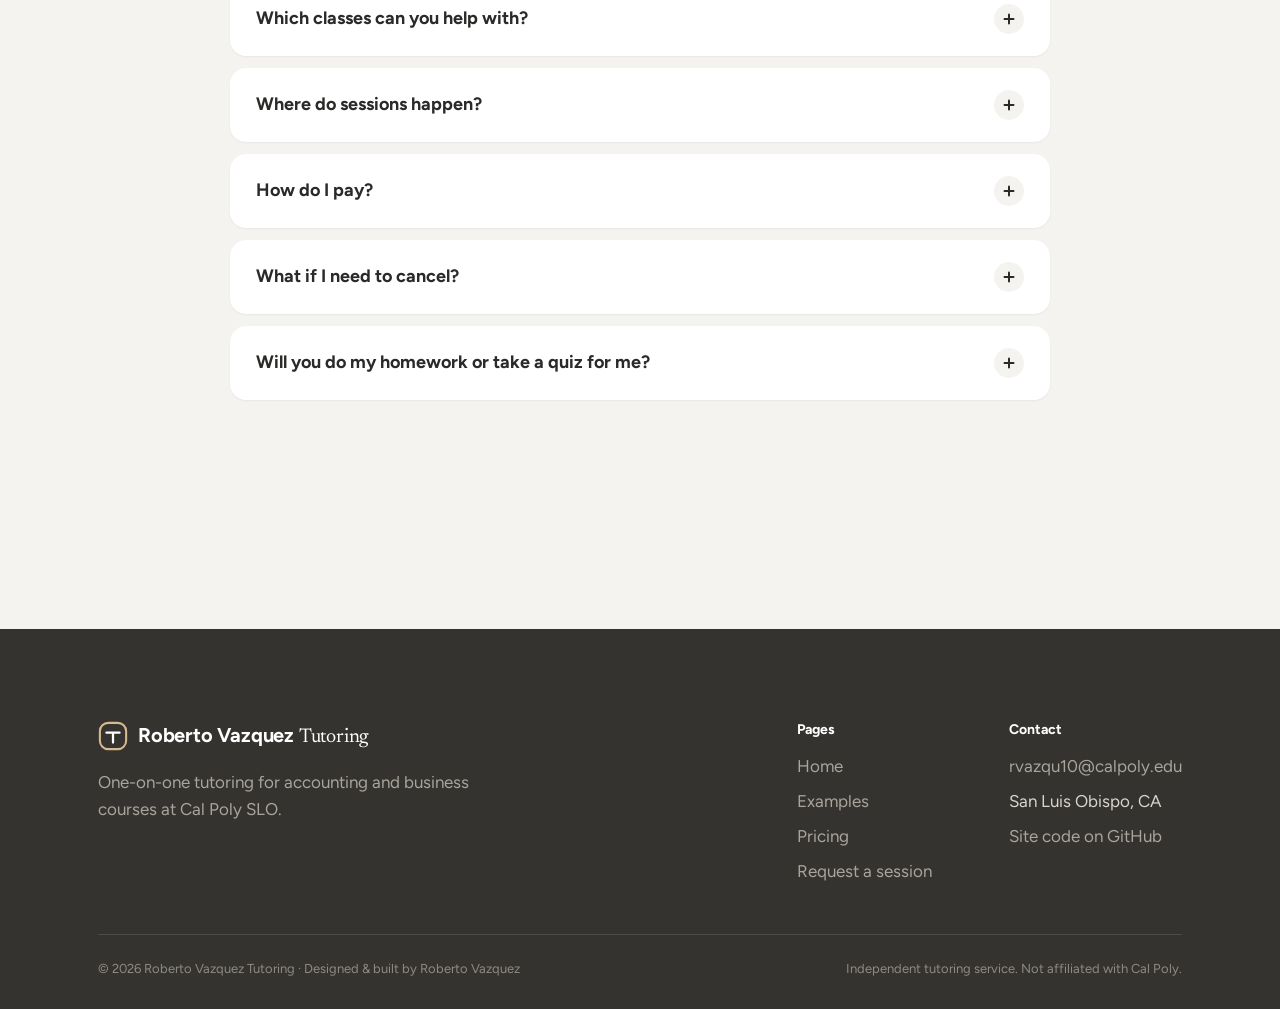
<file: pricing.html>
<!doctype html>
<html lang="en">
<head>
  <meta charset="utf-8">
  <meta name="viewport" content="width=device-width, initial-scale=1, viewport-fit=cover">
  <title>Pricing · Roberto Vazquez Tutoring</title>
  <meta name="description" content="Your first 30-minute tutoring session is free. After that, one-on-one sessions are $15/hour.">
  <meta name="theme-color" content="#F4F3F0">
  <link rel="icon" href="assets/favicon.svg" type="image/svg+xml">
  <link rel="apple-touch-icon" href="assets/hero-portrait-sm.jpg">
  <link rel="canonical" href="https://robertovazqueztutoring.com/pricing">
  <meta property="og:url" content="https://robertovazqueztutoring.com/pricing">
  <meta property="og:type" content="website">
  <meta property="og:title" content="Pricing · Roberto Vazquez Tutoring">
  <meta property="og:description" content="Your first 30-minute tutoring session is free. After that, one-on-one sessions are $15/hour.">
  <meta property="og:image" content="https://robertovazqueztutoring.com/assets/hero-portrait.jpg">
  <link rel="preconnect" href="https://fonts.googleapis.com">
  <link rel="preconnect" href="https://fonts.gstatic.com" crossorigin>
  <link href="https://fonts.googleapis.com/css2?family=Figtree:wght@400;500;600;700;800&family=IBM+Plex+Mono:wght@400;500&family=Newsreader:ital,opsz,wght@0,6..72,400;1,6..72,400&display=swap" rel="stylesheet">
  <link rel="stylesheet" href="css/styles.css?v=12">
  <script>try{if(sessionStorage.getItem("rv-seen")||matchMedia("(prefers-reduced-motion: reduce)").matches)document.documentElement.classList.add("no-loader")}catch(e){document.documentElement.classList.add("no-loader")}</script>
  <script src="js/config.js?v=12"></script>
</head><body>
  <div class="cursor" aria-hidden="true"><span></span></div>
  <a class="skip" href="#main">Skip to content</a>
  <div class="loader" aria-hidden="true">
    <svg viewBox="0 0 300 80"><path class="l1" pathLength="1" d="M8 70 H292"/><path class="l2" pathLength="1" d="M136 70 C135 52, 138 30, 134 10"/></svg>
  </div>
  <header class="nav">
    <div class="nav-inner">
      <a class="brand" href="index.html"><svg class="brand-mark" viewBox="0 0 32 32" aria-hidden="true"><rect x="2" y="2" width="28" height="28" rx="9" fill="none" stroke="#D7B98E" stroke-width="2.2"/><path d="M9 12.5h14M16 12.5v10.5" fill="none" stroke="currentColor" stroke-width="2.4" stroke-linecap="round"/></svg><span>Roberto Vazquez <span class="serif">Tutoring</span></span></a>
      <button class="menu-btn" aria-expanded="false" aria-controls="nav-links" aria-label="Open menu"><span></span><span></span><span></span></button>
      <ul class="nav-links" id="nav-links">
        <li><a href="index.html">Home</a></li>
        <li><a href="examples.html">Examples</a></li>
        <li><a href="pricing.html" aria-current="page">Pricing</a></li>
        <li><a class="btn btn-sm" href="request.html">Request a session</a></li>
      </ul>
    </div>
  </header>
  <main id="main">
    <header class="page-head wrap center">
      <p class="eyebrow reveal">Pricing</p>
      <h1 class="h1 reveal" style="--d:80ms">Simple, upfront pricing</h1>
      <p class="sub reveal" style="--d:160ms">Start with a free session. Keep going only if it helps.</p>
    </header>

    <section class="wrap" aria-label="Plans">
      <div class="plans">
        <article class="plan plan-free reveal">
          <span class="plan-label">Start here</span>
          <div class="plan-price">$0</div>
          <p class="plan-desc">Your first 30-minute session</p>
          <ul class="checks">
            <li>One-on-one, in person or on Zoom</li>
            <li>Bring your actual homework or notes</li>
            <li>No obligation to continue</li>
          </ul>
          <a class="btn" href="request.html">Request a free session <svg viewBox="0 0 24 24" aria-hidden="true"><path d="M5 12h14M13 6l6 6-6 6"/></svg></a>
        </article>
        <article class="plan reveal" style="--d:100ms">
          <span class="plan-label">After your trial</span>
          <div class="plan-price">$<span data-config-rate>15</span><small>/ hour</small></div>
          <p class="plan-desc">One-on-one sessions, as needed</p>
          <ul class="checks">
            <li>Built around your class and exams</li>
            <li>Book only when you need it</li>
            <li>No packages or contracts</li>
            <li class="pay-line" hidden>Pay with <span data-config-pay></span></li>
          </ul>
          <a class="btn btn-mint" href="request.html">Request a session <svg viewBox="0 0 24 24" aria-hidden="true"><path d="M5 12h14M13 6l6 6-6 6"/></svg></a>
        </article>
      </div>

      <div class="calc reveal">
        <div>
          <h2 class="h3">Estimate your week</h2>
          <p style="margin:6px 0 0;color:var(--muted)">How many hours a week would you like to meet?</p>
          <div class="seg" role="radiogroup" aria-label="Hours per week">
            <label><input type="radio" name="calc" value="1"><span>1 hr</span></label>
            <label><input type="radio" name="calc" value="2" checked><span>2 hrs</span></label>
            <label><input type="radio" name="calc" value="3"><span>3 hrs</span></label>
            <label><input type="radio" name="calc" value="4"><span>4 hrs</span></label>
          </div>
        </div>
        <div class="calc-out" aria-live="polite"><b id="calc-total">$30</b><span>per week, after your free session</span></div>
      </div>
    </section>

    <section class="section">
      <div class="wrap">
        <div class="section-head center">
          <p class="eyebrow reveal">Questions &amp; policies</p>
          <h2 class="h2 reveal" style="--d:80ms">Good to know</h2>
        </div>
        <div class="faq"><details class="reveal"><summary>Is the first session really free?<i aria-hidden="true"></i></summary><div><p>Yes. Your first session is 30 minutes, one-on-one, and free. If it’s not a good fit, you don’t owe anything.</p></div></details><details class="reveal"><summary>Which classes can you help with?<i aria-hidden="true"></i></summary><div><p>Accounting and business courses. Type your exact class into the request form. If it’s outside what I can help with, I’ll tell you before we schedule anything.</p></div></details><details class="reveal"><summary>Where do sessions happen?<i aria-hidden="true"></i></summary><div><p>In person on campus or over Zoom, whichever you prefer.</p></div></details><details class="reveal"><summary>How do I pay?<i aria-hidden="true"></i></summary><div><p>Nothing is due for your trial. After that, sessions are $<span data-config-rate>15</span>/hour, paid after each session<span class="pay-inline" hidden> by <span data-config-pay></span></span>.</p></div></details><details class="reveal"><summary>What if I need to cancel?<i aria-hidden="true"></i></summary><div><p>Please give at least 24 hours’ notice so the time can go to another student.</p></div></details><details class="reveal"><summary>Will you do my homework or take a quiz for me?<i aria-hidden="true"></i></summary><div><p>No. I help you understand the material and practice it, but I don’t complete graded assignments, quizzes, or exams for anyone.</p></div></details></div>
      </div>
    </section>
  </main>

  <footer class="footer">
    <div class="wrap">
      <div class="footer-top">
        <div>
          <a class="brand" href="index.html"><svg class="brand-mark" viewBox="0 0 32 32" aria-hidden="true"><rect x="2" y="2" width="28" height="28" rx="9" fill="none" stroke="#D7B98E" stroke-width="2.2"/><path d="M9 12.5h14M16 12.5v10.5" fill="none" stroke="currentColor" stroke-width="2.4" stroke-linecap="round"/></svg><span>Roberto Vazquez <span class="serif">Tutoring</span></span></a>
          <p>One-on-one tutoring for accounting and business courses at Cal Poly SLO.</p>
        </div>
        <div class="footer-links">
          <div>
            <h4>Pages</h4>
            <ul>
              <li><a href="index.html">Home</a></li>
              <li><a href="examples.html">Examples</a></li>
              <li><a href="pricing.html">Pricing</a></li>
              <li><a href="request.html">Request a session</a></li>
            </ul>
          </div>
          <div>
            <h4>Contact</h4>
            <ul>
              <li><a data-config-email href="mailto:rvazqu10@calpoly.edu">rvazqu10@calpoly.edu</a></li>
              <li>San Luis Obispo, CA</li>
              <li class="gh-link" hidden><a data-config-github href="#">Site code on GitHub</a></li>
            </ul>
          </div>
        </div>
      </div>
      <div class="footer-legal">
        <span>© <span data-year>2026</span> Roberto Vazquez Tutoring · Designed &amp; built by Roberto Vazquez</span>
        <span>Independent tutoring service. Not affiliated with Cal Poly.</span>
      </div>
    </div>
  </footer>
  <script src="js/main.js?v=12"></script>
</body>
</html>
</file>
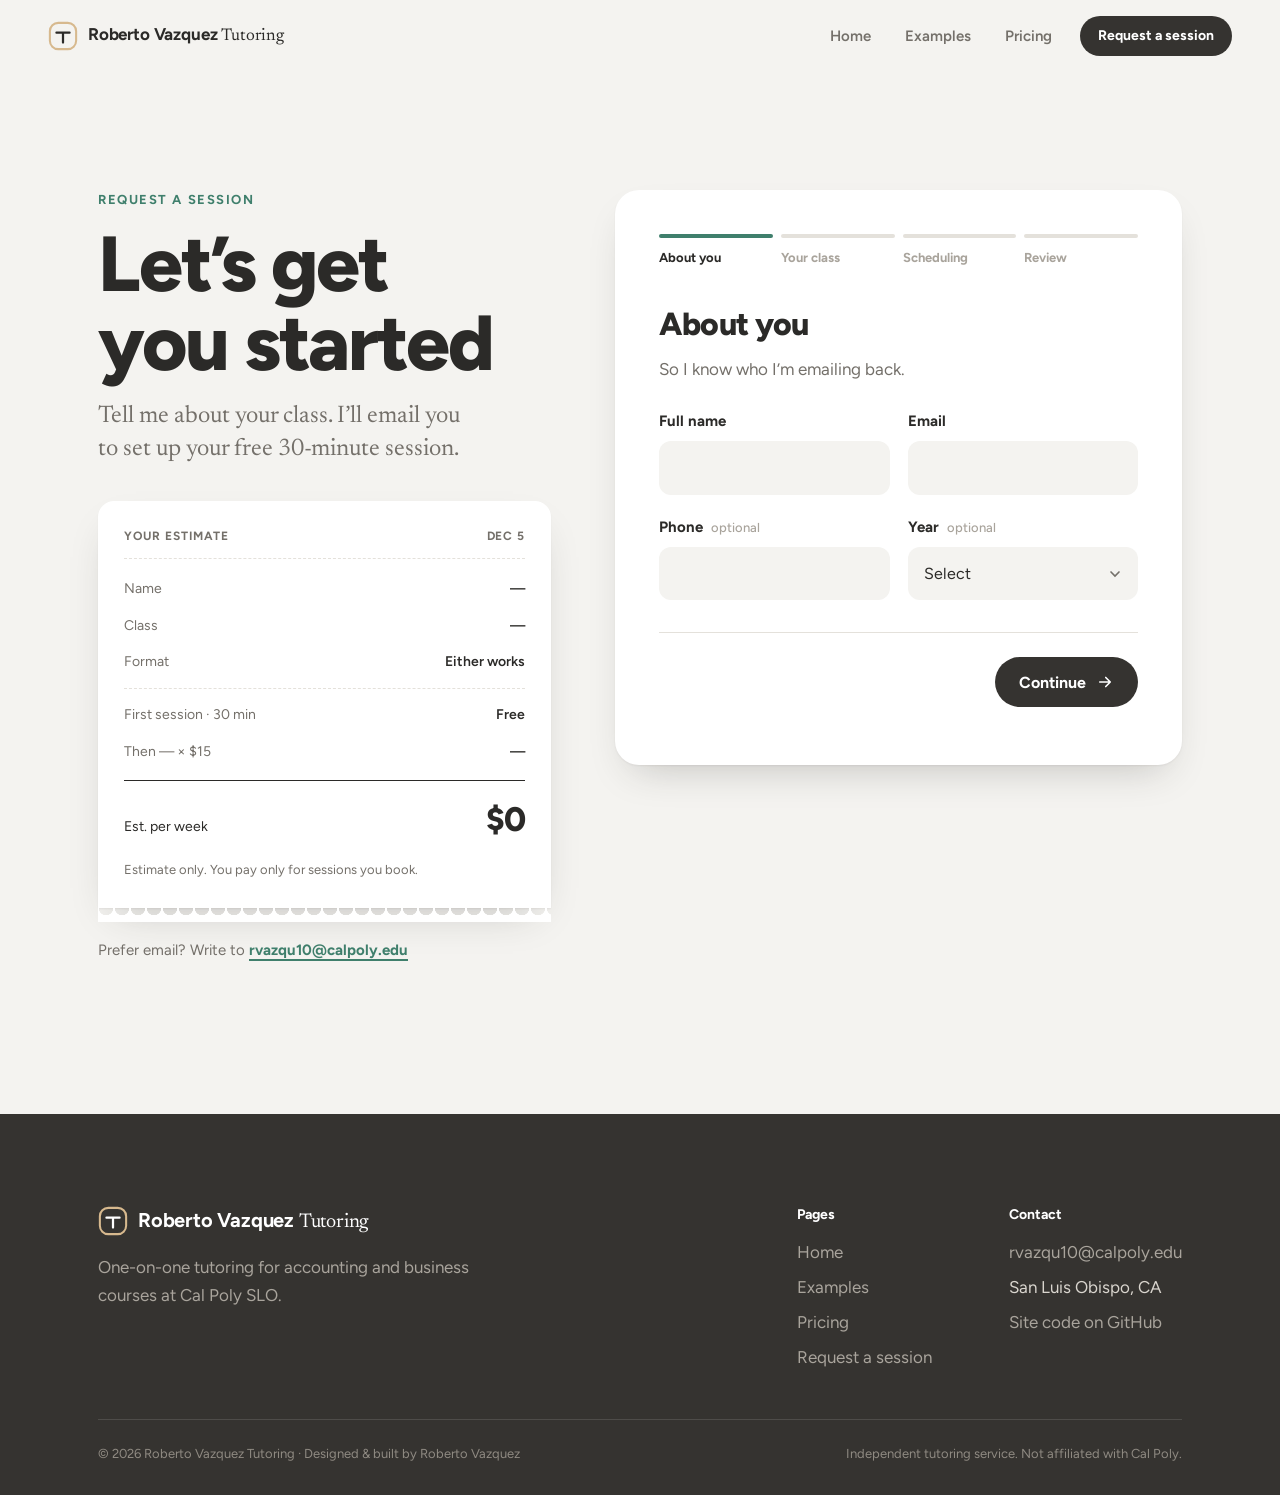
<file: request.html>
<!doctype html>
<html lang="en">
<head>
  <meta charset="utf-8">
  <meta name="viewport" content="width=device-width, initial-scale=1, viewport-fit=cover">
  <title>Request a Session · Roberto Vazquez Tutoring</title>
  <meta name="description" content="Request a free 30-minute tutoring session for your accounting or business class at Cal Poly SLO.">
  <meta name="theme-color" content="#F4F3F0">
  <link rel="icon" href="assets/favicon.svg" type="image/svg+xml">
  <link rel="apple-touch-icon" href="assets/hero-portrait-sm.jpg">
  <link rel="canonical" href="https://robertovazqueztutoring.com/request">
  <meta property="og:url" content="https://robertovazqueztutoring.com/request">
  <meta property="og:type" content="website">
  <meta property="og:title" content="Request a Session · Roberto Vazquez Tutoring">
  <meta property="og:description" content="Request a free 30-minute tutoring session for your accounting or business class at Cal Poly SLO.">
  <meta property="og:image" content="https://robertovazqueztutoring.com/assets/hero-portrait.jpg">
  <link rel="preconnect" href="https://fonts.googleapis.com">
  <link rel="preconnect" href="https://fonts.gstatic.com" crossorigin>
  <link href="https://fonts.googleapis.com/css2?family=Figtree:wght@400;500;600;700;800&family=IBM+Plex+Mono:wght@400;500&family=Newsreader:ital,opsz,wght@0,6..72,400;1,6..72,400&display=swap" rel="stylesheet">
  <link rel="stylesheet" href="css/styles.css?v=12">
  <script>try{if(sessionStorage.getItem("rv-seen")||matchMedia("(prefers-reduced-motion: reduce)").matches)document.documentElement.classList.add("no-loader")}catch(e){document.documentElement.classList.add("no-loader")}</script>
  <script src="js/config.js?v=12"></script>
</head><body>
  <div class="cursor" aria-hidden="true"><span></span></div>
  <a class="skip" href="#main">Skip to content</a>
  <div class="loader" aria-hidden="true">
    <svg viewBox="0 0 300 80"><path class="l1" pathLength="1" d="M8 70 H292"/><path class="l2" pathLength="1" d="M136 70 C135 52, 138 30, 134 10"/></svg>
  </div>
  <header class="nav">
    <div class="nav-inner">
      <a class="brand" href="index.html"><svg class="brand-mark" viewBox="0 0 32 32" aria-hidden="true"><rect x="2" y="2" width="28" height="28" rx="9" fill="none" stroke="#D7B98E" stroke-width="2.2"/><path d="M9 12.5h14M16 12.5v10.5" fill="none" stroke="currentColor" stroke-width="2.4" stroke-linecap="round"/></svg><span>Roberto Vazquez <span class="serif">Tutoring</span></span></a>
      <button class="menu-btn" aria-expanded="false" aria-controls="nav-links" aria-label="Open menu"><span></span><span></span><span></span></button>
      <ul class="nav-links" id="nav-links">
        <li><a href="index.html">Home</a></li>
        <li><a href="examples.html">Examples</a></li>
        <li><a href="pricing.html">Pricing</a></li>
        <li><a class="btn btn-sm" href="request.html" aria-current="page">Request a session</a></li>
      </ul>
    </div>
  </header>
  <main id="main">
    <div class="wrap page-head">
      <div class="req-grid">
        <div class="req-side">
          <p class="eyebrow reveal">Request a session</p>
          <h1 class="h1 reveal" style="--d:80ms">Let’s get you started</h1>
          <p class="sub reveal" style="--d:160ms">Tell me about your class. I’ll email you to set up your free 30-minute session.</p>

          <aside class="receipt reveal" style="--d:240ms" aria-label="Your estimate">
            <div class="receipt-head"><span>Your estimate</span><span id="r-date"></span></div>
            <dl>
              <div><dt>Name</dt><dd id="r-name">—</dd></div>
              <div><dt>Class</dt><dd id="r-course">—</dd></div>
              <div><dt>Format</dt><dd id="r-format">Either works</dd></div>
              <div class="sep"></div>
              <div><dt>First session · 30 min</dt><dd>Free</dd></div>
              <div><dt>Then <span id="r-hours">—</span> × $<span data-config-rate>15</span></dt><dd id="r-sub">—</dd></div>
            </dl>
            <div class="receipt-total"><span>Est. per week</span><b id="r-total">$0</b></div>
            <p class="receipt-fine">Estimate only. You pay only for sessions you book.</p>
          </aside>
          <p class="contact-alt reveal">Prefer email? Write to <a class="link" data-config-email href="mailto:rvazqu10@calpoly.edu">rvazqu10@calpoly.edu</a></p>
        </div>

        <div class="form-card reveal" style="--d:120ms">
          <ol class="progress-steps" aria-label="Form progress">
            <li class="is-current">About you</li><li>Your class</li><li>Scheduling</li><li>Review</li>
          </ol>

          <form id="request-form" novalidate>
            <fieldset class="fstep" data-step="0">
              <legend>About you</legend>
              <p class="fstep-sub">So I know who I’m emailing back.</p>
              <div class="row2">
                <div class="field"><label for="f-name">Full name</label><input id="f-name" name="name" type="text" autocomplete="name" required><p class="err" id="e-name"></p></div>
                <div class="field"><label for="f-email">Email</label><input id="f-email" name="email" type="email" autocomplete="email" inputmode="email" required><p class="err" id="e-email"></p></div>
              </div>
              <div class="row2">
                <div class="field"><label for="f-phone">Phone <span class="opt">optional</span></label><input id="f-phone" name="phone" type="tel" autocomplete="tel"></div>
                <div class="field"><label for="f-year">Year <span class="opt">optional</span></label>
                  <select id="f-year" name="year"><option value="">Select</option><option>First year</option><option>Second year</option><option>Third year</option><option>Fourth year</option><option>Fifth year +</option><option>Grad student</option></select></div>
              </div>
            </fieldset>

            <fieldset class="fstep" data-step="1" hidden>
              <legend>Your class</legend>
              <p class="fstep-sub">Any accounting or business course.</p>
              <div class="row2">
                <div class="field"><label for="f-course">Which class?</label><input id="f-course" name="course" type="text" placeholder="e.g. ACTG 211" required><p class="err" id="e-course"></p></div>
                <div class="field"><label for="f-prof">Professor <span class="opt">optional</span></label><input id="f-prof" name="professor" type="text"></div>
              </div>
              <div class="field">
                <p class="label" id="l-help">What do you need help with?</p>
                <div class="chips" role="group" aria-labelledby="l-help">
                  <label class="chip"><input type="checkbox" name="help_with" value="Homework"><span>Homework</span></label><label class="chip"><input type="checkbox" name="help_with" value="Exam prep"><span>Exam prep</span></label><label class="chip"><input type="checkbox" name="help_with" value="Understanding concepts"><span>Understanding concepts</span></label><label class="chip"><input type="checkbox" name="help_with" value="Projects"><span>Projects</span></label><label class="chip"><input type="checkbox" name="help_with" value="Study plan"><span>Study plan</span></label><label class="chip"><input type="checkbox" name="help_with" value="Something else"><span>Something else</span></label>
                </div>
              </div>
              <div class="field" style="max-width:260px"><label for="f-exam">Next exam date <span class="opt">optional</span></label><input id="f-exam" name="next_exam" type="date"></div>
            </fieldset>

            <fieldset class="fstep" data-step="2" hidden>
              <legend>Scheduling</legend>
              <p class="fstep-sub">A rough idea is plenty. We’ll confirm by email.</p>
              <div class="field">
                <p class="label" id="l-format">How would you like to meet?</p>
                <div class="chips" role="radiogroup" aria-labelledby="l-format">
                  <label class="chip"><input type="radio" name="format" value="In person"><span>In person</span></label><label class="chip"><input type="radio" name="format" value="Zoom"><span>Zoom</span></label><label class="chip"><input type="radio" name="format" value="Either works" checked><span>Either works</span></label>
                </div>
              </div>
              <div class="field">
                <p class="label" id="l-hours">Hours per week after your free session</p>
                <div class="chips" role="radiogroup" aria-labelledby="l-hours">
                  <label class="chip"><input type="radio" name="hours_per_week" value="0" checked><span>Not sure yet</span></label><label class="chip"><input type="radio" name="hours_per_week" value="1"><span>1 hour</span></label><label class="chip"><input type="radio" name="hours_per_week" value="2"><span>2 hours</span></label><label class="chip"><input type="radio" name="hours_per_week" value="3"><span>3 hours</span></label><label class="chip"><input type="radio" name="hours_per_week" value="4"><span>4+ hours</span></label>
                </div>
              </div>
              <div class="field"><label for="f-avail">When are you usually free?</label><input id="f-avail" name="availability" type="text" placeholder="e.g. Tue/Thu after 5pm"></div>
              <div class="field"><label for="f-msg">Anything else? <span class="opt">optional</span></label><textarea id="f-msg" name="message" rows="3" placeholder="Topics you’re stuck on, deadlines, anything helpful"></textarea></div>
            </fieldset>

            <fieldset class="fstep" data-step="3" hidden>
              <legend>Review &amp; send</legend>
              <p class="fstep-sub">Make sure everything looks right.</p>
              <dl class="review" id="review"></dl>
            </fieldset>

            <input type="checkbox" name="botcheck" class="hp" tabindex="-1" autocomplete="off" aria-hidden="true">

            <div class="form-nav">
              <button class="btn btn-ghost" type="button" data-back hidden>Back</button>
              <span class="spacer"></span>
              <button class="btn" type="button" data-next>Continue <svg viewBox="0 0 24 24" aria-hidden="true"><path d="M5 12h14M13 6l6 6-6 6"/></svg></button>
              <button class="btn btn-mint" type="submit" data-submit hidden><span class="btn-label">Send request</span> <svg viewBox="0 0 24 24" aria-hidden="true"><path d="M5 12h14M13 6l6 6-6 6"/></svg></button>
            </div>
            <p class="form-status" role="status" aria-live="polite"></p>
          </form>
        </div>
      </div>
    </div>
  </main>

  <footer class="footer">
    <div class="wrap">
      <div class="footer-top">
        <div>
          <a class="brand" href="index.html"><svg class="brand-mark" viewBox="0 0 32 32" aria-hidden="true"><rect x="2" y="2" width="28" height="28" rx="9" fill="none" stroke="#D7B98E" stroke-width="2.2"/><path d="M9 12.5h14M16 12.5v10.5" fill="none" stroke="currentColor" stroke-width="2.4" stroke-linecap="round"/></svg><span>Roberto Vazquez <span class="serif">Tutoring</span></span></a>
          <p>One-on-one tutoring for accounting and business courses at Cal Poly SLO.</p>
        </div>
        <div class="footer-links">
          <div>
            <h4>Pages</h4>
            <ul>
              <li><a href="index.html">Home</a></li>
              <li><a href="examples.html">Examples</a></li>
              <li><a href="pricing.html">Pricing</a></li>
              <li><a href="request.html">Request a session</a></li>
            </ul>
          </div>
          <div>
            <h4>Contact</h4>
            <ul>
              <li><a data-config-email href="mailto:rvazqu10@calpoly.edu">rvazqu10@calpoly.edu</a></li>
              <li>San Luis Obispo, CA</li>
              <li class="gh-link" hidden><a data-config-github href="#">Site code on GitHub</a></li>
            </ul>
          </div>
        </div>
      </div>
      <div class="footer-legal">
        <span>© <span data-year>2026</span> Roberto Vazquez Tutoring · Designed &amp; built by Roberto Vazquez</span>
        <span>Independent tutoring service. Not affiliated with Cal Poly.</span>
      </div>
    </div>
  </footer>
  <script src="js/main.js?v=12"></script>
  <script src="js/request.js?v=12"></script>
</body>
</html>
</file>
<file: css/styles.css>
/* ==========================================================================
   Roberto Vazquez Tutoring — warm, calm, paper-first
   ========================================================================== */
:root {
  --charcoal: #353330;
  --ink: #2B2A28;
  --muted: #74706A;
  --line: #E4E1DB;
  --paper: #F4F3F0;
  --white: #FFFFFF;
  --mint: #A4D7C7;
  --mint-soft: #DDF0E9;
  --mint-deep: #3F7F6C;
  --coral: #EC4A67;
  --sun: #F3EC7A;
  --tan: #D7B98E;
  --danger: #C0392B;

  --f-sans: "Figtree", "Avenir Next", "Avenir", system-ui, sans-serif;
  --f-serif: "Newsreader", "Iowan Old Style", Georgia, serif;
  --f-mono: "IBM Plex Mono", ui-monospace, Menlo, monospace;

  --wrap: 1180px;
  --gutter: clamp(20px, 4vw, 48px);
  --radius: 18px;
  --shadow-paper: 0 1px 2px rgba(43,42,40,.06), 0 18px 40px -18px rgba(43,42,40,.28);
  --shadow-lift: 0 2px 4px rgba(43,42,40,.06), 0 34px 60px -24px rgba(43,42,40,.36);
  --ease: cubic-bezier(.22, .8, .2, 1);
}

@view-transition { navigation: auto; }
::view-transition-old(root), ::view-transition-new(root) { animation-duration: .35s; }

*, *::before, *::after { box-sizing: border-box; }
html { -webkit-text-size-adjust: 100%; overflow-x: clip; }
body {
  margin: 0; background: var(--paper); color: var(--ink);
  font-family: var(--f-sans); font-size: 17px; line-height: 1.6;
  -webkit-font-smoothing: antialiased; overflow-x: clip;
}
img { max-width: 100%; display: block; }
a { color: inherit; }
button { font: inherit; color: inherit; }
[hidden] { display: none !important; }
::selection { background: var(--sun); color: var(--ink); }
:focus-visible { outline: 2.5px solid var(--mint-deep); outline-offset: 3px; border-radius: 6px; }

.skip { position: fixed; left: 12px; top: -60px; z-index: 300; background: var(--charcoal); color: #fff; padding: 10px 14px; border-radius: 8px; }
.skip:focus { top: 12px; }
.wrap { max-width: var(--wrap); margin: 0 auto; padding: 0 var(--gutter); }
.serif { font-family: var(--f-serif); font-weight: 400; }
.eyebrow { font-size: 13px; font-weight: 700; letter-spacing: .12em; text-transform: uppercase; color: var(--mint-deep); margin: 0 0 14px; }
.h1 { text-wrap: balance; font-size: clamp(42px, 6.4vw, 78px); line-height: 1.02; font-weight: 800; letter-spacing: -.025em; margin: 0; }
.h2 { text-wrap: balance; font-size: clamp(34px, 4.6vw, 56px); line-height: 1.06; font-weight: 800; letter-spacing: -.02em; margin: 0; }
.h3 { font-size: 22px; line-height: 1.25; font-weight: 750; margin: 0; }
.sub { text-wrap: balance; font-family: var(--f-serif); font-size: clamp(19px, 2vw, 24px); line-height: 1.4; color: var(--muted); margin: 16px 0 0; }
.center { text-align: center; }
.center .sub { margin-left: auto; margin-right: auto; max-width: 34ch; }

/* ---------- Buttons ---------- */
.btn {
  display: inline-flex; align-items: center; justify-content: center; gap: 10px;
  min-height: 50px; padding: 0 24px; border-radius: 999px; border: 0;
  font-weight: 700; font-size: 16px; text-decoration: none; cursor: pointer;
  background: var(--charcoal); color: #fff;
  transition: transform .35s var(--ease), box-shadow .35s var(--ease), background-color .25s;
}
.btn:hover { transform: translateY(-2px); box-shadow: 0 14px 26px -14px rgba(43,42,40,.55); }
.btn:active { transform: translateY(0); }
.btn svg { width: 18px; height: 18px; fill: none; stroke: currentColor; stroke-width: 2.2; stroke-linecap: round; stroke-linejoin: round; transition: transform .35s var(--ease); }
.btn:hover svg { transform: translateX(3px); }
.btn-mint { background: var(--mint); color: var(--ink); }
.btn-mint:hover { background: #95CFBD; }
.btn-white { background: #fff; color: var(--ink); }
.btn-ghost { background: transparent; color: var(--ink); box-shadow: inset 0 0 0 1.5px rgba(43,42,40,.25); }
.btn-ghost:hover { box-shadow: inset 0 0 0 1.5px var(--ink); }
.btn-sm { min-height: 40px; padding: 0 18px; font-size: 14px; }
.btn[disabled] { opacity: .6; cursor: progress; transform: none; }
.link { font-weight: 700; color: var(--mint-deep); text-decoration: underline; text-decoration-thickness: 1.5px; text-underline-offset: 4px; }
.link:hover { color: var(--ink); }

/* ---------- Loader (first visit only) ---------- */
.loader { position: fixed; inset: 0; z-index: 250; background: var(--charcoal); display: grid; place-items: center; transition: opacity .6s var(--ease), visibility .6s; }
.loader svg { width: 300px; max-width: 70vw; overflow: visible; }
.loader path { fill: none; stroke: var(--tan); stroke-width: 3; stroke-linecap: round; stroke-dasharray: 1; stroke-dashoffset: 1; }
.loader .l1 { animation: draw .7s .1s var(--ease) forwards; }
.loader .l2 { animation: draw .45s .65s var(--ease) forwards; }
.loader.is-done { opacity: 0; visibility: hidden; }
@keyframes draw { to { stroke-dashoffset: 0; } }
html.no-loader .loader { display: none; }

/* ---------- Custom cursor (mouse/trackpad only) ---------- */
.cursor { display: none; }
@media (pointer: fine) and (hover: hover) and (prefers-reduced-motion: no-preference) {
  .cursor { display: block; position: fixed; left: 0; top: 0; z-index: 400; pointer-events: none; mix-blend-mode: difference; will-change: transform; }
  .cursor span { display: block; width: 12px; height: 12px; margin: -6px 0 0 -6px; border-radius: 50%; background: #fff; transition: transform .35s var(--ease), opacity .25s; }
  .cursor.is-hover span { transform: scale(3.6); }
  .cursor.is-down span { transform: scale(.7); }
  .cursor.is-hover.is-down span { transform: scale(3); }
  .cursor.is-hidden span { opacity: 0; transform: scale(0); }
}

/* ---------- Nav ---------- */
.nav { position: fixed; inset: 0 0 auto; z-index: 100; transition: background-color .35s, box-shadow .35s; }
.nav.is-scrolled { background: rgba(244,243,240,.86); -webkit-backdrop-filter: blur(14px); backdrop-filter: blur(14px); box-shadow: 0 1px 0 var(--line); }
.nav-inner { display: flex; align-items: center; justify-content: space-between; height: 72px; max-width: 1320px; margin: 0 auto; padding: 0 var(--gutter); }
.brand { display: inline-flex; align-items: center; gap: 10px; text-decoration: none; font-weight: 700; font-size: 17px; letter-spacing: -.01em; }
.brand-mark { width: 30px; height: 30px; }
.nav-links { display: flex; align-items: center; gap: 6px; list-style: none; margin: 0; padding: 0; }
.nav-links a:not(.btn) { display: block; padding: 8px 14px; border-radius: 999px; text-decoration: none; font-size: 15px; font-weight: 600; color: var(--muted); transition: color .2s, background-color .2s; }
.nav-links a:not(.btn):hover { color: var(--ink); background: rgba(43,42,40,.05); }
.nav-links a:not(.btn)[aria-current="page"] { color: var(--ink); }
.nav-links .btn { margin-left: 8px; }
.menu-btn { display: none; width: 44px; height: 44px; border: 0; border-radius: 12px; background: transparent; cursor: pointer; place-content: center; gap: 5px; }
.menu-btn span { display: block; width: 22px; height: 2px; border-radius: 2px; background: var(--ink); transition: transform .3s var(--ease), opacity .2s; }
.menu-open .menu-btn span:nth-child(1) { transform: translateY(7px) rotate(45deg); }
.menu-open .menu-btn span:nth-child(2) { opacity: 0; }
.menu-open .menu-btn span:nth-child(3) { transform: translateY(-7px) rotate(-45deg); }

/* ---------- Reveal ---------- */
.reveal { opacity: 0; transform: translateY(22px); transition: opacity .8s var(--ease), transform .8s var(--ease); transition-delay: var(--d, 0ms); }
.reveal.in { opacity: 1; transform: none; }

/* ---------- Paper documents (study guides) ---------- */
.doc {
  background: var(--white); color: var(--ink);
  padding: 34px 32px 40px; border-radius: 4px;
  box-shadow: var(--shadow-paper);
  font-size: 14px; line-height: 1.55; position: relative;
}
.doc::before { content: ""; position: absolute; left: 16px; top: 16px; width: 16px; height: 1.5px; background: #B9B5AE; transform: rotate(-45deg); transform-origin: left; }
.doc-meta { font-size: 12px; color: #9A958D; margin: 0 0 2px; }
.doc h3 { font-size: 24px; line-height: 1.2; font-weight: 700; margin: 0 0 16px; letter-spacing: -.01em; }
.doc h4 { font-size: 13px; font-weight: 700; letter-spacing: .06em; text-transform: uppercase; color: var(--mint-deep); margin: 22px 0 8px; }
.doc p { margin: 0 0 10px; }
.doc ul, .doc ol { margin: 0 0 10px; padding-left: 20px; }
.doc li { margin-bottom: 4px; }
.doc table { width: 100%; border-collapse: collapse; margin: 6px 0 12px; font-size: 13px; }
.doc th, .doc td { text-align: left; padding: 6px 8px; border-bottom: 1px solid var(--line); vertical-align: top; }
.doc th { font-weight: 700; color: var(--muted); font-size: 12px; }
.doc td.num, .doc th.num { text-align: right; font-family: var(--f-mono); font-size: 12.5px; white-space: nowrap; }
.doc tr.total td { border-top: 1.5px solid var(--ink); border-bottom: 3px double var(--ink); font-weight: 700; }
.doc .je td:first-child { width: 58%; }
.doc .je .cr td:first-child { padding-left: 28px; }
.doc mark { background: linear-gradient(transparent 45%, var(--sun) 45%); padding: 0 2px; }
.doc .note { background: var(--mint-soft); border-radius: 8px; padding: 10px 12px; font-size: 13px; }
.doc .tag { display: inline-block; font-size: 11px; font-weight: 700; letter-spacing: .06em; text-transform: uppercase; padding: 3px 8px; border-radius: 999px; background: var(--paper); color: var(--muted); margin-bottom: 10px; }
.doc .lines { display: grid; gap: 9px; margin-top: 18px; }
.doc .lines span { height: 7px; border-radius: 4px; background: #ECEAE5; }

/* ---------- Home: hero scene ---------- */
.scene { position: relative; height: 210vh; }
.stage { position: sticky; top: 0; height: 100vh; overflow: hidden; }
.panel {
  position: absolute; inset: 0; z-index: 2;
  background: var(--mint);
  clip-path: inset(var(--it, 0px) var(--ix, 0px) var(--ib, 0px) var(--ix, 0px) round var(--r, 0px));
  display: grid; place-items: center; text-align: center;
  will-change: clip-path;
}
.panel-bg { position: absolute; inset: 0; pointer-events: none; overflow: hidden; }
.panel-bg span { position: absolute; border-radius: 50%; filter: blur(0.5px); }
.panel-bg .b1 { width: 60vmax; height: 60vmax; left: -18vmax; top: -24vmax; background: radial-gradient(circle, rgba(255,255,255,.55), transparent 65%); }
.panel-bg .b2 { width: 50vmax; height: 50vmax; right: -16vmax; bottom: -22vmax; background: radial-gradient(circle, rgba(243,236,122,.45), transparent 65%); }
.panel-content { position: relative; padding: 90px 24px 40px; transform: scale(var(--s, 1)); transition: none; max-width: 760px; }
.avatar { width: 116px; height: 116px; margin: 0 auto 16px; border-radius: 50%; overflow: hidden; box-shadow: 0 0 0 6px rgba(255,255,255,.7), 0 20px 40px -18px rgba(43,42,40,.45); background: #ddd; }
.avatar img { width: 100%; height: 100%; object-fit: cover; object-position: 50% 22%; transform: scale(1.3); transform-origin: 50% 30%; }
.hello { font-family: var(--f-serif); font-size: clamp(20px, 2vw, 24px); margin: 0 0 10px; color: rgba(43,42,40,.8); }
.panel .h1 { max-width: 13ch; margin: 0 auto; }
.panel .sub { color: rgba(43,42,40,.78); max-width: 30ch; margin-left: auto; margin-right: auto; }
.ticket.ticket-free {
  padding: 22px 28px 22px 22px; gap: 18px; border-radius: 20px;
  background: var(--sun);
  box-shadow: 0 0 0 6px rgba(243,236,122,.35), 0 26px 50px -22px rgba(43,42,40,.55);
}
.ticket.ticket-free .ticket-icon { width: 64px; height: 64px; border-radius: 18px; background: var(--ink); color: var(--sun); font-size: 22px; }
.ticket-free .ticket-kicker { display: block; font-size: 12px; font-weight: 800; letter-spacing: .1em; text-transform: uppercase; color: rgba(43,42,40,.6); }
.ticket-free strong { font-size: 24px; font-weight: 800; letter-spacing: -.01em; }
.ticket-free span:last-child { font-size: 15px; color: rgba(43,42,40,.75); }
.about-body .pitch { font-size: clamp(19px, 1.8vw, 22px); line-height: 1.55; color: var(--ink); margin-top: 24px; }
.style-note { margin-top: 36px; padding: 24px 26px; background: #fff; border-radius: 16px; box-shadow: var(--shadow-paper); border-left: 4px solid var(--mint); }
.about-body .style-note p { margin: 8px 0 0; font-size: 17px; }
.hero-actions { display: flex; flex-wrap: wrap; justify-content: center; gap: 12px; margin-top: 22px; }
.scroll-down { position: absolute; left: 50%; bottom: 28px; width: 50px; height: 50px; margin-left: -25px; border-radius: 50%; border: 1.5px solid rgba(43,42,40,.4); display: grid; place-items: center; text-decoration: none; opacity: calc(1 - var(--p, 0) * 3); transition: border-color .2s; }
.scroll-down:hover { border-color: var(--ink); }
.scroll-down svg { width: 18px; height: 18px; fill: none; stroke: var(--ink); stroke-width: 2; animation: bob 2.2s ease-in-out infinite; }
@keyframes bob { 50% { transform: translateY(4px); } }

.side { position: absolute; z-index: 1; opacity: var(--o, 0); will-change: transform, opacity; }
.side .doc { width: 100%; height: 100%; overflow: hidden; padding: 26px 22px; font-size: 12px; }
.side .doc table { font-size: 11.5px; }
.side .doc th, .side .doc td { padding: 5px 5px; }
.side .doc h3 { font-size: 18px; margin-bottom: 10px; }
.side-l { width: min(300px, 22vw); height: min(390px, 52vh); left: 5vw; top: 22vh; transform: translate3d(calc((1 - var(--o, 0)) * -120px), 0, 0) rotate(-3deg); }
.side-r { width: min(300px, 22vw); height: min(390px, 52vh); right: 5vw; top: 16vh; transform: translate3d(calc((1 - var(--o, 0)) * 120px), 0, 0) rotate(2.5deg); }
.side-t { max-width: calc((100vw - min(580px, 42vw)) / 2 - 4vw - 20px); left: 4vw; bottom: 6vh; transform: translate3d(0, calc((1 - var(--o, 0)) * 80px), 0) rotate(2deg); }
.ticket { background: #fff; border-radius: 14px; padding: 16px 18px; box-shadow: var(--shadow-paper); display: flex; align-items: center; gap: 14px; }
.ticket-icon { width: 42px; height: 42px; border-radius: 12px; background: var(--sun); display: grid; place-items: center; font-weight: 800; }
.ticket strong { display: block; font-size: 16px; line-height: 1.2; }
.ticket span { font-size: 13px; color: var(--muted); }
.side-q { right: 10vw; bottom: 9vh; transform: translate3d(0, calc((1 - var(--o, 0)) * 80px), 0) rotate(-2deg); }

/* ---------- Sections ---------- */
.section { padding: clamp(80px, 11vw, 140px) 0; position: relative; }
.section-head { max-width: 640px; margin-bottom: clamp(40px, 5vw, 64px); }
.section-head.center { margin-left: auto; margin-right: auto; }

.steps { display: grid; grid-template-columns: repeat(3, minmax(0, 1fr)); gap: 22px; list-style: none; margin: 0; padding: 0; counter-reset: step; }
.step { background: #fff; border-radius: var(--radius); padding: 32px 28px 30px; box-shadow: var(--shadow-paper); position: relative; transition: transform .45s var(--ease), box-shadow .45s var(--ease); }
.step:hover { transform: translateY(-6px); box-shadow: var(--shadow-lift); }
.step-n { width: 40px; height: 40px; border-radius: 50%; display: grid; place-items: center; font-weight: 800; background: var(--mint-soft); color: var(--mint-deep); margin-bottom: 22px; }
.step:nth-child(2) .step-n { background: #FCF8C9; color: #7A7320; }
.step:nth-child(3) .step-n { background: #FBDDE3; color: #A62C44; }
.step p { color: var(--muted); margin: 10px 0 0; }

/* examples teaser */
.teaser { background: #fff; overflow: hidden; }
.teaser-grid { display: grid; grid-template-columns: minmax(0, .9fr) minmax(0, 1.1fr); gap: clamp(40px, 6vw, 90px); align-items: center; }
.fan { position: relative; height: 520px; }
.fan .doc { position: absolute; width: min(330px, 70%); height: 430px; overflow: hidden; transition: transform .6s var(--ease), box-shadow .6s var(--ease); }
.fan .doc:nth-child(1) { left: 0; top: 50px; transform: rotate(-7deg); }
.fan .doc:nth-child(2) { left: 18%; top: 20px; transform: rotate(-1deg); z-index: 2; }
.fan .doc:nth-child(3) { right: 0; top: 60px; transform: rotate(6deg); }
.fan:hover .doc:nth-child(1) { transform: rotate(-10deg) translate(-24px, 6px); }
.fan:hover .doc:nth-child(3) { transform: rotate(9deg) translate(24px, 6px); }
.fan:hover .doc:nth-child(2) { transform: translateY(-10px); box-shadow: var(--shadow-lift); }
.shapes { position: absolute; inset: 0; pointer-events: none; }
.shape { position: absolute; width: 46px; height: 46px; will-change: transform; }
.shape svg { width: 100%; height: 100%; fill: none; stroke: var(--sun); stroke-width: 5; stroke-linejoin: round; stroke-linecap: round; }
.shape.coral svg { stroke: #F7B2BF; }
.shape.mint svg { stroke: var(--mint); }

/* about */
.about-grid { display: grid; grid-template-columns: minmax(0, .8fr) minmax(0, 1.2fr); gap: clamp(40px, 6vw, 90px); align-items: center; }
.about-photo { position: relative; }
.about-photo .frame { border-radius: 24px; overflow: hidden; aspect-ratio: 4/5; box-shadow: var(--shadow-lift); }
.about-photo img { width: 100%; height: 100%; object-fit: cover; object-position: 50% 40%; }
.about-photo .ticket { position: absolute; right: -24px; bottom: 34px; }
.creds { display: grid; grid-template-columns: repeat(2, minmax(0, 1fr)); gap: 14px; margin: 30px 0 34px; }
.cred { background: #fff; border-radius: 14px; padding: 18px 20px; box-shadow: var(--shadow-paper); }
.cred b { display: block; font-size: 34px; line-height: 1; font-weight: 800; color: var(--mint-deep); }
.cred span { font-size: 14px; color: var(--muted); }
.about-body p { color: var(--muted); font-size: 18px; margin: 18px 0 0; max-width: 52ch; }

/* coral CTA band */
.band { background: var(--coral); color: #fff; border-radius: 28px; padding: clamp(46px, 7vw, 86px) var(--gutter); text-align: center; position: relative; overflow: hidden; }
.band .h2 { color: #fff; }
.band .sub { color: rgba(255,255,255,.88); }
.band .hero-actions .btn-ghost { color: #fff; box-shadow: inset 0 0 0 1.5px rgba(255,255,255,.6); }
.band .hero-actions .btn-ghost:hover { box-shadow: inset 0 0 0 1.5px #fff; }
.band .shape svg { stroke: rgba(255,255,255,.45); }

/* ---------- Page header (inner pages) ---------- */
.page-head { padding-top: clamp(130px, 16vw, 190px); padding-bottom: clamp(40px, 5vw, 60px); }
.page-head .h1 { max-width: 16ch; }
.page-head.center .h1 { margin: 0 auto; }

/* ---------- Examples page ---------- */
.ex-grid { display: grid; grid-template-columns: repeat(3, minmax(0, 1fr)); gap: clamp(20px, 3vw, 34px); }
.ex-card { border: 0; padding: 0; background: none; text-align: left; cursor: pointer; display: flex; flex-direction: column; gap: 16px; min-width: 0; width: 100%; font: inherit; color: inherit; }
.ex-thumb { position: relative; height: 360px; border-radius: 6px; overflow: hidden; transition: transform .5s var(--ease); max-width: 100%; }
.ex-thumb .doc { height: 100%; overflow: hidden; transition: box-shadow .5s var(--ease); }
.ex-thumb::after { content: ""; position: absolute; inset: auto 0 0; height: 90px; background: linear-gradient(transparent, #fff); pointer-events: none; }
.ex-open { position: absolute; left: 50%; bottom: 18px; z-index: 2; transform: translate(-50%, 10px); opacity: 0; transition: opacity .35s, transform .45s var(--ease); background: var(--charcoal); color: #fff; font-size: 14px; font-weight: 700; padding: 9px 16px; border-radius: 999px; white-space: nowrap; }
.ex-card:hover .ex-thumb, .ex-card:focus-visible .ex-thumb { transform: translateY(-8px) rotate(-.6deg); }
.ex-card:hover .doc, .ex-card:focus-visible .doc { box-shadow: var(--shadow-lift); }
.ex-card:hover .ex-open, .ex-card:focus-visible .ex-open { opacity: 1; transform: translate(-50%, 0); }
.ex-card:focus-visible { outline: none; }
.ex-card:focus-visible .ex-thumb { outline: 2.5px solid var(--mint-deep); outline-offset: 4px; }
.ex-info { display: flex; justify-content: space-between; align-items: baseline; gap: 12px; }
.ex-info .h3 { font-size: 19px; }
.ex-kind { flex: none; font-size: 12px; font-weight: 700; letter-spacing: .06em; text-transform: uppercase; color: var(--mint-deep); }
.ex-course { font-size: 14px; color: var(--muted); margin-top: -10px; }

.reader { border: 0; padding: 0; background: transparent; width: min(760px, calc(100vw - 24px)); max-height: calc(100vh - 32px); margin: auto; overflow: visible; }
.reader::backdrop { background: rgba(53,51,48,.55); -webkit-backdrop-filter: blur(4px); backdrop-filter: blur(4px); }
.reader[open] { animation: pop .45s var(--ease); }
.reader[open]::backdrop { animation: fadein .35s ease; }
@keyframes pop { from { opacity: 0; transform: translateY(24px) scale(.97); } }
@keyframes fadein { from { opacity: 0; } }
.reader-bar { display: flex; justify-content: space-between; align-items: center; gap: 10px; margin-bottom: 10px; color: #fff; }
.reader-bar .btn { background: rgba(255,255,255,.14); color: #fff; }
.reader-bar .btn:hover { background: rgba(255,255,255,.26); box-shadow: none; }
.reader-nav { display: flex; gap: 8px; }
.reader-body { max-height: calc(100vh - 110px); overflow: auto; border-radius: 6px; overscroll-behavior: contain; }
.reader-body .doc { padding: clamp(28px, 5vw, 56px); font-size: 15.5px; }
.reader-body .doc h3 { font-size: clamp(26px, 3.4vw, 34px); }

/* ---------- Pricing page ---------- */
.plans { display: grid; grid-template-columns: repeat(2, minmax(0, 1fr)); gap: 24px; max-width: 940px; margin: 0 auto; }
.plan { background: #fff; border-radius: 24px; padding: clamp(30px, 4vw, 44px); box-shadow: var(--shadow-paper); display: flex; flex-direction: column; transition: transform .45s var(--ease), box-shadow .45s var(--ease); }
.plan:hover { transform: translateY(-6px); box-shadow: var(--shadow-lift); }
.plan-free { background: var(--mint); }
.plan-label { display: inline-flex; align-self: flex-start; font-size: 13px; font-weight: 700; letter-spacing: .06em; text-transform: uppercase; padding: 6px 12px; border-radius: 999px; background: rgba(255,255,255,.65); margin-bottom: 22px; }
.plan:not(.plan-free) .plan-label { background: var(--paper); }
.plan-price { font-size: clamp(64px, 8vw, 88px); line-height: 1; font-weight: 800; letter-spacing: -.03em; }
.plan-price small { font-size: 20px; font-weight: 600; letter-spacing: 0; color: var(--muted); margin-left: 4px; }
.plan-free .plan-price small { color: rgba(43,42,40,.7); }
.plan-desc { font-family: var(--f-serif); font-size: 20px; margin: 10px 0 24px; color: var(--muted); }
.plan-free .plan-desc { color: rgba(43,42,40,.75); }
.checks { list-style: none; margin: 0 0 30px; padding: 0; }
.checks li { position: relative; padding: 9px 0 9px 32px; border-top: 1px solid rgba(43,42,40,.1); }
.checks li::before { content: ""; position: absolute; left: 2px; top: 14px; width: 18px; height: 18px; border-radius: 50%; background: var(--mint-soft) url("data:image/svg+xml,%3Csvg xmlns='http://www.w3.org/2000/svg' viewBox='0 0 24 24' fill='none' stroke='%233F7F6C' stroke-width='3.5' stroke-linecap='round' stroke-linejoin='round'%3E%3Cpath d='M6 12.5l4 4 8-9'/%3E%3C/svg%3E") center / 12px no-repeat; }
.plan-free .checks li::before { background-color: rgba(255,255,255,.7); }
.plan .btn { margin-top: auto; align-self: flex-start; }

.calc { max-width: 940px; margin: 26px auto 0; background: #fff; border-radius: 24px; padding: clamp(26px, 4vw, 40px); box-shadow: var(--shadow-paper); display: grid; grid-template-columns: minmax(0, 1fr) auto; gap: 24px 40px; align-items: center; }
.seg { display: inline-flex; flex-wrap: wrap; gap: 6px; background: var(--paper); padding: 6px; border-radius: 999px; margin-top: 14px; }
.seg label { position: relative; cursor: pointer; }
.seg input { position: absolute; opacity: 0; width: 1px; height: 1px; }
.seg span { display: block; padding: 9px 18px; border-radius: 999px; font-weight: 700; font-size: 15px; color: var(--muted); transition: background-color .25s, color .25s, box-shadow .25s; }
.seg input:checked + span { background: #fff; color: var(--ink); box-shadow: 0 4px 12px -6px rgba(43,42,40,.35); }
.seg input:focus-visible + span { outline: 2.5px solid var(--mint-deep); outline-offset: 2px; }
.calc-out { text-align: right; }
.calc-out b { display: block; font-size: clamp(48px, 6vw, 64px); line-height: 1; font-weight: 800; letter-spacing: -.02em; }
.calc-out span { color: var(--muted); font-size: 15px; }

.faq { max-width: 820px; margin: 0 auto; }
.faq details { background: #fff; border-radius: 16px; margin-bottom: 12px; box-shadow: 0 1px 2px rgba(43,42,40,.06); transition: box-shadow .3s; }
.faq details[open] { box-shadow: var(--shadow-paper); }
.faq summary { list-style: none; cursor: pointer; display: flex; justify-content: space-between; align-items: center; gap: 18px; padding: 22px 26px; font-weight: 700; font-size: 18px; }
.faq summary::-webkit-details-marker { display: none; }
.faq summary i { flex: none; width: 30px; height: 30px; border-radius: 50%; background: var(--paper); position: relative; transition: transform .35s var(--ease), background-color .3s; }
.faq summary i::before, .faq summary i::after { content: ""; position: absolute; left: 50%; top: 50%; width: 11px; height: 2px; border-radius: 2px; background: var(--ink); transform: translate(-50%, -50%); }
.faq summary i::after { transform: translate(-50%, -50%) rotate(90deg); transition: transform .35s var(--ease); }
.faq details[open] summary i { background: var(--mint); transform: rotate(180deg); }
.faq details[open] summary i::after { transform: translate(-50%, -50%) rotate(0); }
.faq details > div { padding: 0 26px 22px; color: var(--muted); }
.faq details > div p { margin: 0; }
.faq details[open] > div { animation: drop .4s var(--ease); }
@keyframes drop { from { opacity: 0; transform: translateY(-6px); } }

/* ---------- Request page ---------- */
.req-grid { display: grid; grid-template-columns: minmax(0, 1fr) minmax(0, 1.25fr); gap: clamp(30px, 5vw, 70px); align-items: start; }
.req-side { position: sticky; top: 100px; }
.receipt { background: #fff; border-radius: 16px 16px 0 0; padding: 26px 26px 28px; box-shadow: var(--shadow-paper); position: relative; margin: 34px 0 18px; font-size: 14px; }
.receipt::after { content: ""; position: absolute; left: 0; right: 0; bottom: -14px; height: 14px; background: radial-gradient(circle at 8px 0, transparent 7px, #fff 7.5px) 0 0 / 16px 14px repeat-x; }
.receipt-head { display: flex; justify-content: space-between; font-size: 12px; font-weight: 700; letter-spacing: .08em; text-transform: uppercase; color: var(--muted); padding-bottom: 12px; border-bottom: 1.5px dashed var(--line); }
.receipt dl { margin: 12px 0 0; }
.receipt dl > div { display: flex; justify-content: space-between; gap: 16px; padding: 7px 0; }
.receipt dt { color: var(--muted); flex: none; }
.receipt dd { margin: 0; text-align: right; font-weight: 600; overflow-wrap: anywhere; }
.receipt .sep { border-top: 1.5px dashed var(--line); margin: 8px 0; padding: 0; }
.receipt-total { display: flex; justify-content: space-between; align-items: baseline; margin-top: 10px; padding-top: 12px; border-top: 1.5px solid var(--ink); }
.receipt-total b { font-size: 34px; font-weight: 800; letter-spacing: -.02em; }
.receipt-fine { font-size: 13px; color: var(--muted); margin: 12px 0 0; }
.bump { animation: bump .45s var(--ease); display: inline-block; }
@keyframes bump { 40% { transform: translateY(-4px); color: var(--mint-deep); } }
.contact-alt { color: var(--muted); font-size: 15px; margin-top: 30px; }

.form-card { background: #fff; border-radius: 24px; padding: clamp(24px, 4vw, 44px); box-shadow: var(--shadow-paper); overflow: hidden; }
.progress-steps { display: grid; grid-template-columns: repeat(4, 1fr); gap: 8px; list-style: none; margin: 0 0 30px; padding: 0; }
.progress-steps li { font-size: 13px; font-weight: 700; color: #A9A49C; }
.progress-steps li::before { content: ""; display: block; height: 4px; border-radius: 4px; background: var(--line); margin-bottom: 10px; transition: background-color .4s; }
.progress-steps li.is-done, .progress-steps li.is-current { color: var(--ink); }
.progress-steps li.is-done::before { background: var(--mint); }
.progress-steps li.is-current::before { background: var(--mint-deep); }
.fstep { border: 0; margin: 0; padding: 0; min-width: 0; }
.fstep.enter { animation: stepIn .5s var(--ease); }
.fstep.enter-back { animation: stepBack .5s var(--ease); }
@keyframes stepIn { from { opacity: 0; transform: translateX(28px); } }
@keyframes stepBack { from { opacity: 0; transform: translateX(-28px); } }
.fstep legend { font-size: clamp(26px, 3vw, 32px); font-weight: 800; letter-spacing: -.015em; padding: 0; margin-bottom: 6px; }
.fstep-sub { color: var(--muted); margin: 0 0 26px; }
.row2 { display: grid; grid-template-columns: repeat(2, minmax(0, 1fr)); gap: 0 18px; }
.field { margin-bottom: 20px; }
.field > label, .field > .label { display: block; font-weight: 700; font-size: 15px; margin-bottom: 8px; }
.opt { font-weight: 500; color: #A9A49C; font-size: 13px; margin-left: 4px; }
.field input, .field select, .field textarea {
  width: 100%; font: inherit; font-size: 16px; color: var(--ink);
  background: var(--paper); border: 1.5px solid transparent; border-radius: 12px;
  padding: 13px 15px; transition: border-color .2s, background-color .2s, box-shadow .2s;
  appearance: none; -webkit-appearance: none;
}
.field select { background-image: url("data:image/svg+xml,%3Csvg xmlns='http://www.w3.org/2000/svg' viewBox='0 0 24 24' fill='none' stroke='%2374706A' stroke-width='2.5' stroke-linecap='round'%3E%3Cpath d='M6 9l6 6 6-6'/%3E%3C/svg%3E"); background-repeat: no-repeat; background-position: right 14px center; background-size: 16px; padding-right: 40px; }
.field textarea { resize: vertical; min-height: 110px; }
.field input::placeholder, .field textarea::placeholder { color: #A9A49C; }
.field input:hover, .field select:hover, .field textarea:hover { border-color: var(--line); }
.field input:focus, .field select:focus, .field textarea:focus { outline: none; background: #fff; border-color: var(--mint-deep); box-shadow: 0 0 0 4px rgba(164,215,199,.45); }
.field.has-err input { border-color: var(--danger); background: #fff; }
.err { color: var(--danger); font-size: 14px; margin: 6px 0 0; }
.err:empty { display: none; }
.chips { display: flex; flex-wrap: wrap; gap: 8px; }
.chip { position: relative; cursor: pointer; }
.chip input { position: absolute; opacity: 0; width: 1px; height: 1px; }
.chip span { display: inline-flex; align-items: center; gap: 6px; padding: 10px 16px; border-radius: 999px; background: var(--paper); font-size: 15px; font-weight: 600; border: 1.5px solid transparent; transition: background-color .2s, border-color .2s; }
.chip:hover span { border-color: var(--line); }
.chip input:checked + span { background: var(--mint-soft); border-color: var(--mint-deep); color: #1F4A3E; }
.chip input:focus-visible + span { outline: 2.5px solid var(--mint-deep); outline-offset: 2px; }
.hp { position: absolute; left: -9999px; }
.form-nav { display: flex; justify-content: space-between; align-items: center; gap: 12px; margin-top: 12px; padding-top: 24px; border-top: 1px solid var(--line); }
.form-nav .spacer { flex: 1; }
.form-status { margin: 14px 0 0; font-size: 15px; }
.form-status.is-err { color: var(--danger); }
.review { background: var(--paper); border-radius: 16px; padding: 8px 20px; margin-bottom: 8px; }
.review > div { display: flex; justify-content: space-between; gap: 18px; padding: 12px 0; border-bottom: 1px solid var(--line); font-size: 15px; }
.review > div:last-child { border-bottom: 0; }
.review dt { color: var(--muted); flex: none; }
.review dd { margin: 0; text-align: right; font-weight: 600; overflow-wrap: anywhere; }
.edit-link { border: 0; background: none; padding: 0; color: var(--mint-deep); font-weight: 700; cursor: pointer; text-decoration: underline; text-underline-offset: 3px; font-size: 14px; }
.success { text-align: center; padding: 30px 10px; animation: pop .5s var(--ease); }
.success-icon { width: 76px; height: 76px; border-radius: 50%; background: var(--mint); display: grid; place-items: center; margin: 0 auto 22px; }
.success-icon svg { width: 36px; height: 36px; fill: none; stroke: var(--ink); stroke-width: 3; stroke-linecap: round; stroke-linejoin: round; stroke-dasharray: 30; stroke-dashoffset: 30; animation: check .6s .2s var(--ease) forwards; }
@keyframes check { to { stroke-dashoffset: 0; } }
.success p { color: var(--muted); max-width: 40ch; margin: 12px auto 26px; }

/* ---------- Footer ---------- */
.footer { background: var(--charcoal); color: #D9D5CE; padding: clamp(60px, 8vw, 90px) 0 30px; margin-top: clamp(40px, 6vw, 80px); }
.footer-top { display: flex; flex-wrap: wrap; justify-content: space-between; gap: 30px; padding-bottom: 40px; border-bottom: 1px solid rgba(255,255,255,.12); }
.footer .brand { color: #fff; font-size: 20px; }
.footer p { margin: 10px 0 0; color: #A9A49C; max-width: 36ch; }
.footer-links { display: flex; gap: clamp(30px, 6vw, 80px); }
.footer-links h4 { margin: 0 0 12px; color: #fff; font-size: 14px; }
.footer-links ul { list-style: none; margin: 0; padding: 0; }
.footer-links li { margin-bottom: 8px; }
.footer-links a { text-decoration: none; color: #A9A49C; transition: color .2s; }
.footer-links a:hover { color: var(--mint); }
.footer-legal { display: flex; flex-wrap: wrap; justify-content: space-between; gap: 10px; padding-top: 24px; font-size: 13px; color: #8F8A82; }

/* ---------- Responsive ---------- */
@media (max-width: 1080px) {
  .side-l, .side-r { width: 22vw; }
  .side-t, .side-q { display: none; }
}
@media (max-width: 900px) {
  .nav-links { position: fixed; inset: 72px 0 auto; flex-direction: column; align-items: stretch; gap: 4px; padding: 14px var(--gutter) 22px; background: var(--paper); box-shadow: 0 20px 30px -20px rgba(43,42,40,.3); transform: translateY(-12px); opacity: 0; visibility: hidden; transition: opacity .3s, transform .35s var(--ease), visibility .3s; }
  .menu-open .nav-links { opacity: 1; transform: none; visibility: visible; }
  .menu-open .nav { background: var(--paper); }
  .nav-links a:not(.btn) { padding: 12px 6px; font-size: 18px; }
  .nav-links .btn { margin: 10px 0 0; }
  .menu-btn { display: grid; }
  .scene { height: auto; }
  .stage { position: relative; height: auto; overflow: visible; padding: 84px 12px 0; }
  .panel { position: relative; clip-path: none; border-radius: 26px; min-height: calc(100svh - 110px); }
  .panel-content { transform: none; padding: 50px 20px 90px; }
  .side { display: none; }
  .steps { grid-template-columns: 1fr; }
  .teaser-grid, .about-grid, .req-grid { grid-template-columns: 1fr; }
  .fan { height: 440px; max-width: 520px; }
  .about-photo { max-width: 420px; }
  .about-photo .ticket { right: 12px; }
  .ex-grid { grid-template-columns: repeat(2, minmax(0, 1fr)); }
  .req-side { position: static; }
  .req-side .receipt { display: none; }
}
@media (max-width: 640px) {
  body { font-size: 16px; }
  .ex-grid, .plans, .row2, .creds { grid-template-columns: minmax(0, 1fr); }
  .calc { grid-template-columns: minmax(0, 1fr); }
  .calc-out { text-align: left; }
  .avatar { width: 108px; height: 108px; }
  .progress-steps li { font-size: 0; }
  .fan .doc { width: 76%; height: 380px; }
  .footer-links { flex-direction: column; gap: 24px; }
}

@media (prefers-reduced-motion: reduce) {
  *, *::before, *::after { animation-duration: .01ms !important; animation-iteration-count: 1 !important; transition-duration: .01ms !important; transition-delay: 0s !important; scroll-behavior: auto !important; }
  .loader { display: none; }
  .reveal { opacity: 1; transform: none; }
  .scene { height: auto; }
  .stage { position: relative; height: 100vh; }
  .side { display: none; }
  .shape { transform: none !important; }
}
</file>
